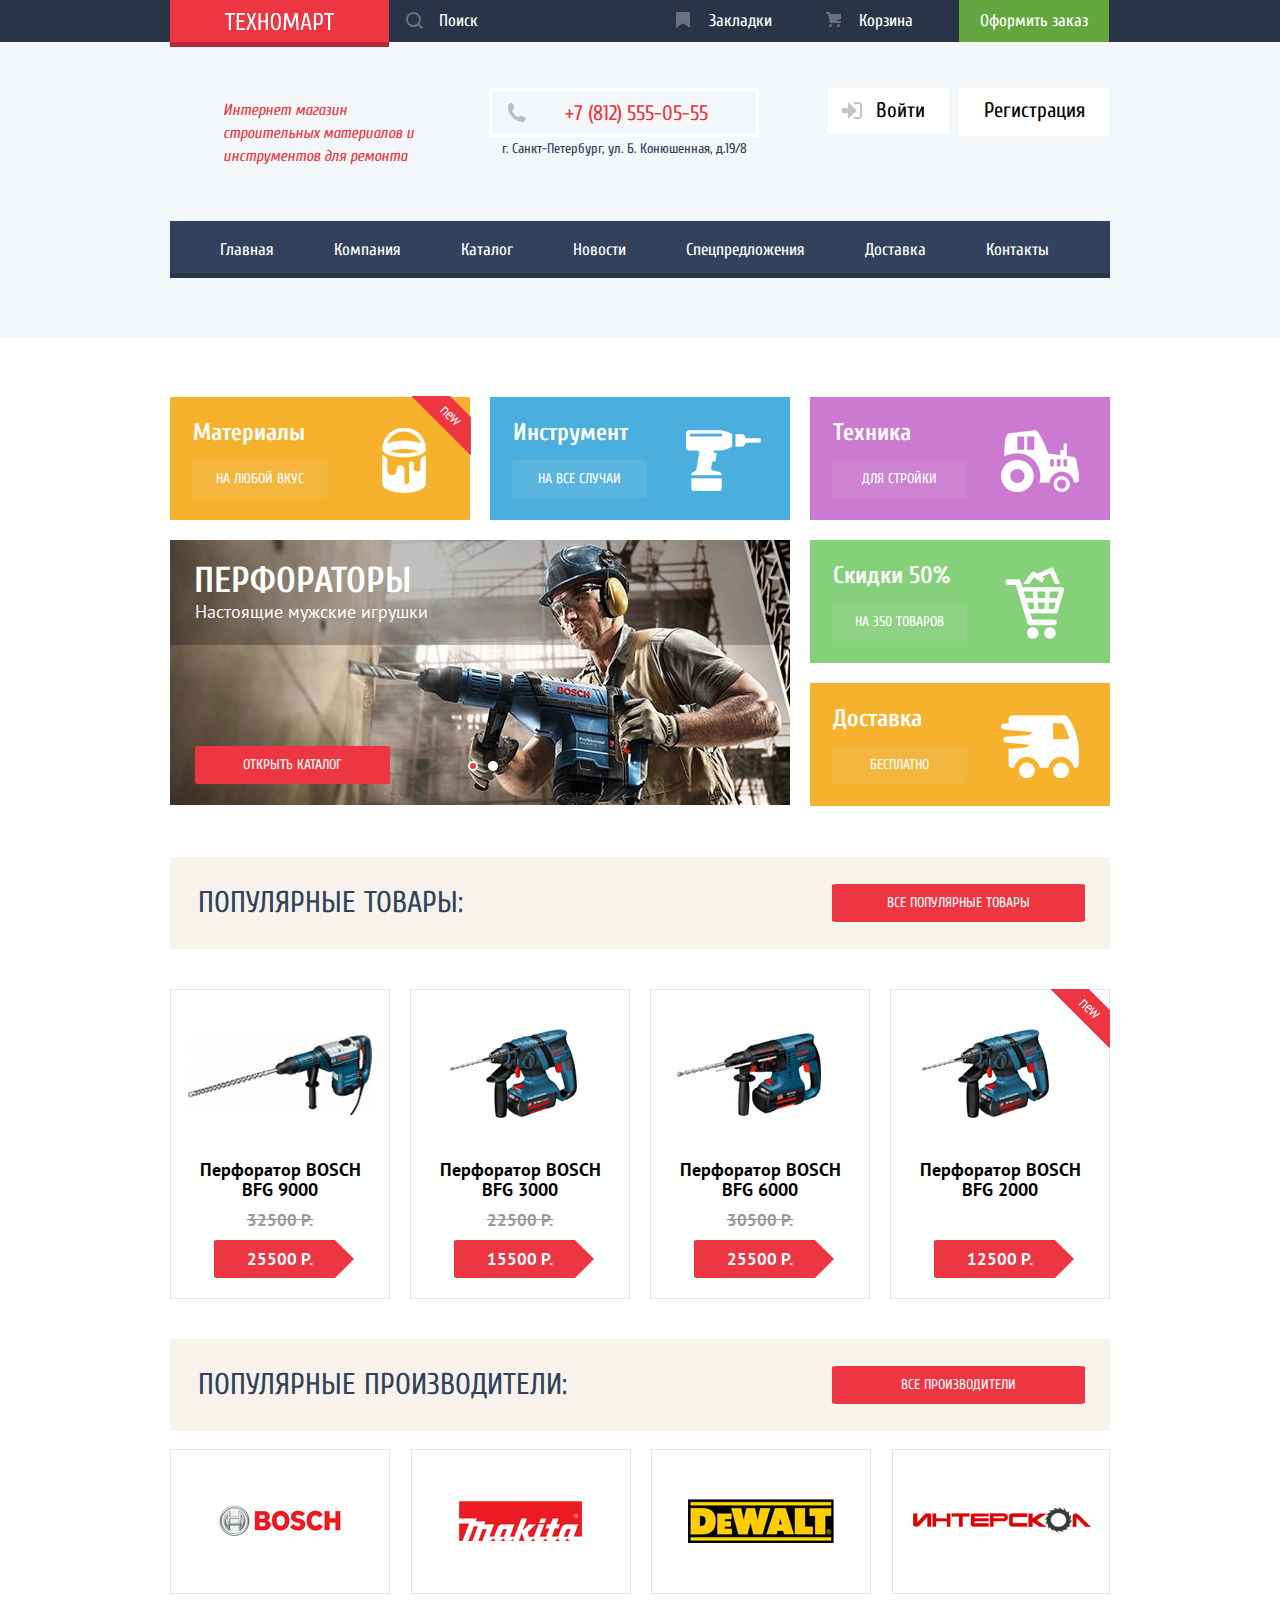
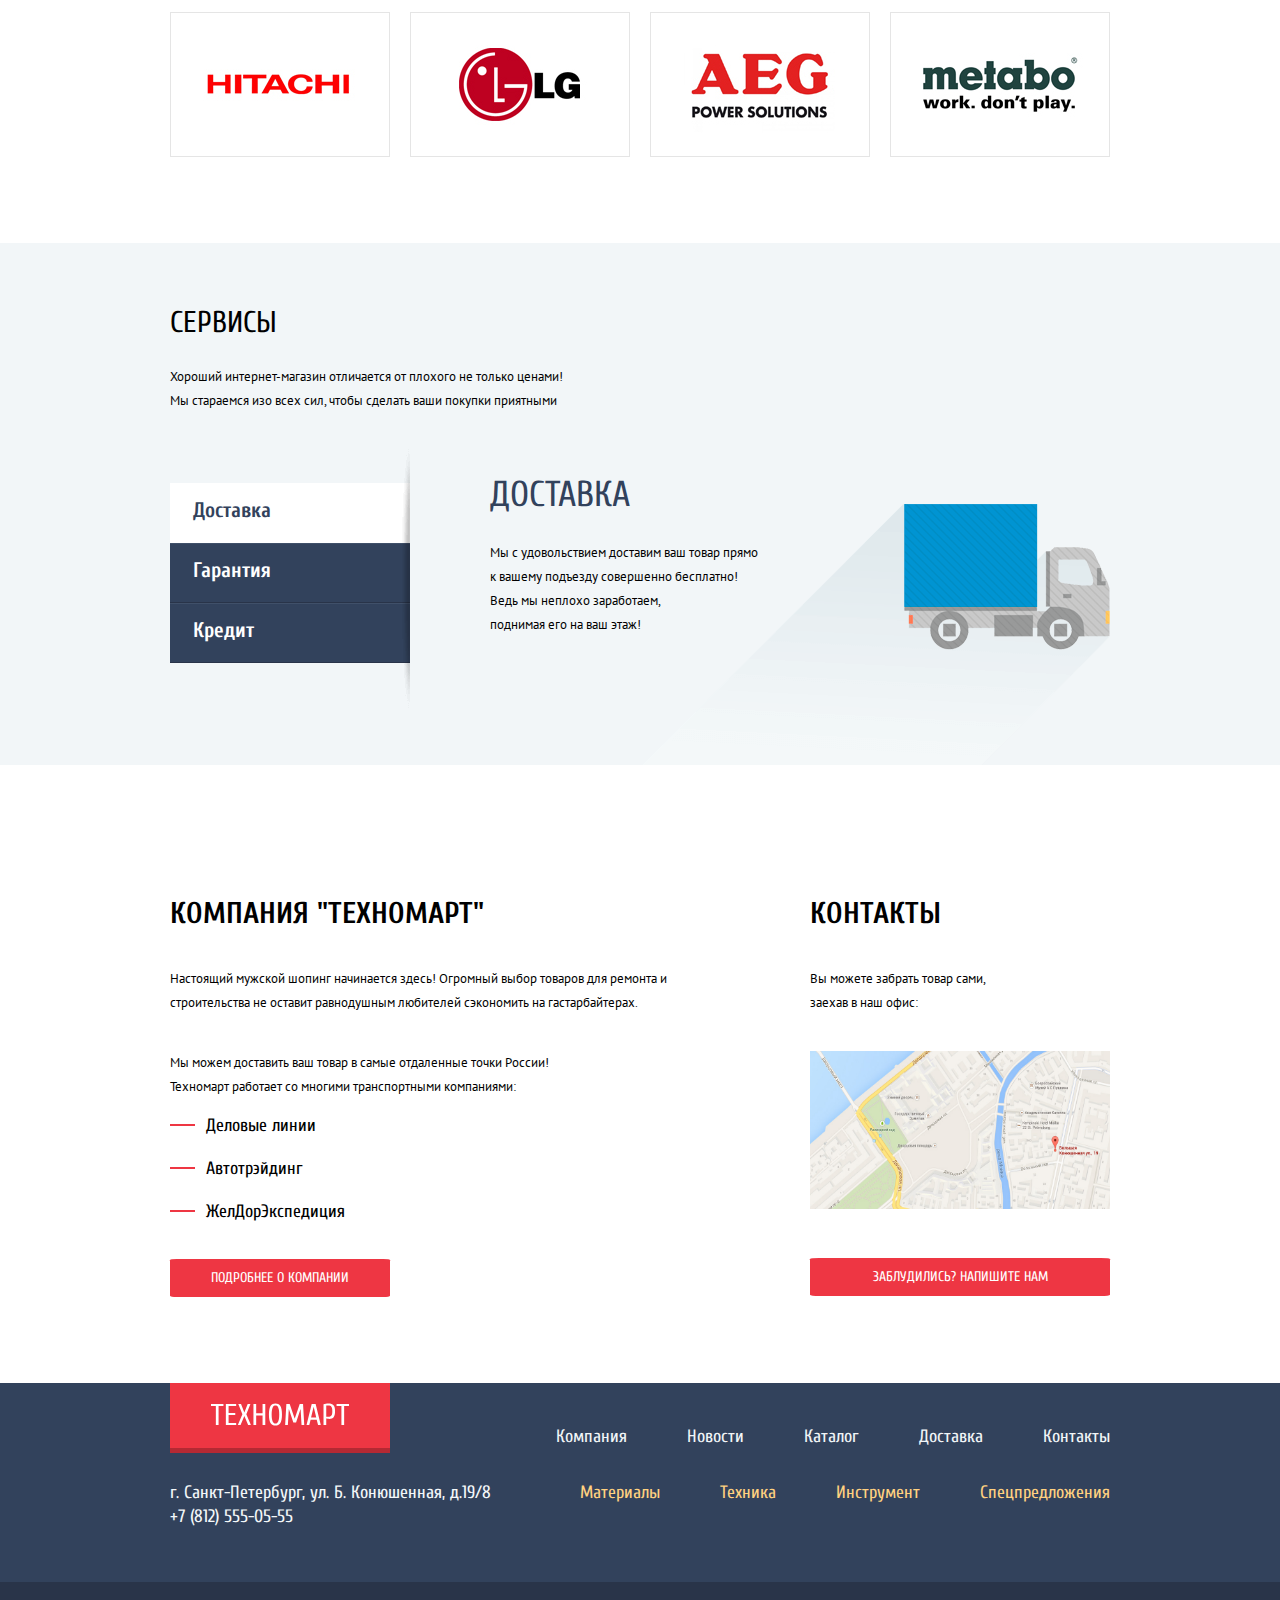
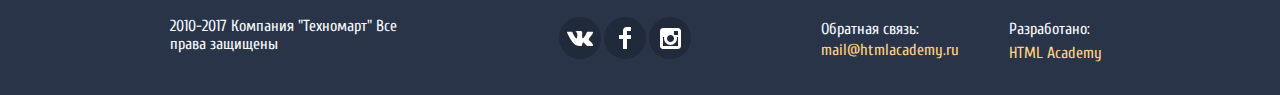
<file: public/index.html>
<!DOCTYPE html>
<html lang="ru">

<head>
  <meta charset="utf-8">
  <title>HTML Academy: Техномарт</title>
  <link href="https://fonts.googleapis.com/css?family=Cuprum:400,700&display=swap&subset=cyrillic" rel="stylesheet">
  <link href="https://fonts.googleapis.com/css?family=PT+Sans:400,700&display=swap&subset=cyrillic" rel="stylesheet">
  <link rel="stylesheet" href="css/normalize.css">
  <link rel="stylesheet" href="css/style.css">

</head>

<body>
<header class="main-header">
  <div class="main-header-top">
    <div class="container">
      <a class="main-header-logo">
        <img src="img/logo-technomart.svg" width="109" height="19" alt='Логотип интернет-магазина "Техномарт"'>
      </a>
      <p class="search-link">Поиск</p>
      <a href="#" class="bookmark-link">Закладки</a>
      <a href="#" class="basket-link">Корзина</a>
      <a href="#" class="checkout-link active">Оформить заказ</a>
    </div>
  </div>
  <div class="main-header-bottom">
    <div class="container">
      <div class="main-header-bottom-wrapper">
        <h1 class="main-header-title">Интернет магазин строительных материалов и инструментов для ремонта</h1>
        <div class="header-contacts">
          <a class="header-contacts-phone" href="tel:+78125550555">+7 (812) 555-05-55</a>
          <p class="header-contacts-address">г. Санкт-Петербург, ул. Б. Конюшенная, д.19/8</p>
        </div>
        <ul class="user-navigation">
          <li class="login-link"><a href="#">Войти</a></li>
          <li class="registration-link"><a href="#">Регистрация</a></li>
        </ul>
      </div>
      <nav class="main-navigation">
        <ul class="main-navigation-list">
          <li class="main-navigation-item"><a class="main-navigation-link" href="index.html">Главная</a></li>
          <li><a href="#">Компания</a></li>
          <li><a href="catalog.html">Каталог</a></li>
          <li><a href="#">Новости</a></li>
          <li><a href="#">Спецпредложения</a></li>
          <li><a href="#">Доставка</a></li>
          <li><a href="#">Контакты</a></li>
        </ul>
      </nav>
    </div>
  </div>
</header>
<main>
  <div class="container">
    <section class="popular-product-groups">
      <div class="promo fix">
        <div class="box material">
          <h3>материалы</h3>
          <a href="#" class="btn">на любой вкус</a>
        </div>
        <div class="box tool">
          <h3>инструмент</h3>
          <a href="#" class="btn">на все случаи</a>
        </div>
        <div class="box equipment">
          <h3>техника</h3>
          <a href="#" class="btn">для стройки</a>
        </div>
        <div class="sliders">
          <input type="radio" id="btn-1" name="slider" checked>
          <input type="radio" id="btn-2" name="slider">
          <div class="slide-control">
            <label for="btn-1"></label>
            <label for="btn-2"></label>
          </div>
          <div class="switching">
            <section class="slide">
              <h2>перфораторы</h2>
              <p>Настоящие мужские игрушки</p>
              <a href="#" class="btn">Открыть каталог</a>
            </section>
            <section class="slide">
              <h2>дрели</h2>
              <p>Соседям на радость!</p>
              <a href="#" class="btn">Открыть каталог</a>
            </section>
          </div>
        </div>
        <div class="fix-2">
          <div class="box sale">
            <h3>скидки 50%</h3>
            <a href="#" class="btn">на 350 товаров</a>
          </div>
          <div class="box delivery">
            <h3>доставка</h3>
            <a href="#" class="btn">бесплатно</a>
          </div>
        </div>
      </div>
    </section>
    <section class="popular-products">
      <div class="popular-blog">
        <h2>популярные товары:</h2>
        <a href="#" class="btn">все популярные товары</a>
      </div>
      <div class="products">
        <div class="product">
          <img src="img/picture-1.jpg" alt="Перфоратор BOSH BFG 9000" width="218" height="170">
          <h3>Перфоратор BOSCH BFG 9000</h3>
          <del class="price-old">32500 Р.</del>
          <span class="price">25500 Р.</span>
          <div class="small-popup">
            <a class="btn buy" href="#">купить</a>
            <a class="btn bookmarks" href="#">в закладки</a>
          </div>
        </div>
        <div class="product">
          <img src="img/picture-2.jpg" alt="Перфоратор BOSH BFG 3000" width="218" height="170">
          <h3>Перфоратор BOSCH BFG 3000</h3>
          <del class="price-old">22500 Р.</del>
          <span class="price">15500 Р.</span>
          <div class="small-popup">
            <a class="btn buy" href="#">купить</a>
            <a class="btn bookmarks" href="#">в закладки</a>
          </div>
        </div>
        <div class="product">
          <img src="img/picture-3.jpg" alt="Перфоратор BOSH BFG 6000" width="218" height="170">
          <h3>Перфоратор BOSCH BFG 6000</h3>
          <del class="price-old">30500 Р.</del>
          <span class="price">25500 Р.</span>
          <div class="small-popup">
            <a class="btn buy" href="#">купить</a>
            <a class="btn bookmarks" href="#">в закладки</a>
          </div>
        </div>
        <div class="product new">
          <img src="img/picture-4.jpg" alt="Перфоратор BOSH BFG 2000" width="218" height="170">
          <h3>Перфоратор BOSCH BFG 2000</h3>
          <span class="price no-discounts">12500 Р.</span>
          <div class="small-popup">
            <a class="btn buy" href="#">купить</a>
            <a class="btn bookmarks" href="#">в закладки</a>
          </div>
        </div>
      </div>
    </section>
    <section class="popular-manufacturer">
      <div class="popular-blog">
        <h2>популярные производители:</h2>
        <a href="#" class="btn">все производители</a>
      </div>
      <div class="list-manufacturer">
        <a class="brand" href="#">
          <img src="img/bosch.jpg" alt="bosch" width="218" height="143">
        </a>
        <a class="brand" href="#">
          <img src="img/makita.jpg" alt="makita" width="218" height="143">
        </a>
        <a class="brand" href="#">
          <img src="img/dewalt.jpg" alt="dewalt" width="218" height="143">
        </a>
        <a class="brand" href="#">
          <img src="img/interskol.jpg" alt="interskol" width="216" height="143">
        </a>
        <a class="brand" href="#">
          <img src="img/hitachi.jpg" alt="hitachi" width="218" height="143">
        </a>
        <a class="brand" href="#">
          <img src="img/lg.jpg" alt="lg" width="218" height="143">
        </a>
        <a class="brand" href="#">
          <img src="img/aeg.jpg" alt="aeg" width="218" height="143">
        </a>
        <a class="brand" href="#">
          <img src="img/metabo.jpg" alt="metabo" width="218" height="143">
        </a>
      </div>
    </section>
  </div>
  <section class="service">
    <div class="container">
      <h2>сервисы</h2>
      <p class="about-service">Хороший интернет-магазин отличается от плохого не только ценами!
        Мы стараемся изо всех сил, чтобы сделать ваши покупки приятными</p>
      <div class="service-information">
        <div class="service-navigation">
          <input type="radio" id="button-1" name="navigation" checked>
          <input type="radio" id="button-2" name="navigation">
          <input type="radio" id="button-3" name="navigation">
          <label for="button-1">доставка</label>
          <label for="button-2">гарантия</label>
          <label for="button-3">кредит</label>
          <div class="slider">
            <section class="service-content">
              <h3>доставка</h3>
              <p class="delivery-slide">Мы с удовольствием доставим ваш товар прямо
                к вашему подъезду совершенно бесплатно!
                Ведь мы неплохо заработаем,</br>
                поднимая его на ваш этаж!</p>
            </section>
            <section class="service-content">
              <h3>гарантия</h3>
              <p class="guarantee">Если купленный у нас товар поломается или заискрит,<br>
                а также в случае пожара, спровоцированного его возгаранием,<br>
                вы всегда можете быть уверены в нашей гарантии. Мы обменяем
                сгоревший товар на новый.</br>
                Дом уж восстановите как-нибудь сами.</p>
            </section>
            <section class="service-content">
              <h3>кредит</h3>
              <p class="credit">Залезть в долговую яму стало проще!
                Кредитные консультанты придут вам на помощь.</p>
              <a class="btn" href="#">отправить заявку</a>
            </section>
          </div>
        </div>
      </div>
    </div>
  </section>
  <section class="company-info container">
    <div class="company-info-description">
      <h2>Компания "Техномарт"</h2>
      <p class="company-info-text left-column">
        Настоящий мужской шопинг начинается здесь! Огромный выбор товаров для ремонта и
        строительства не оставит равнодушным любителей сэкономить на гастарбайтерах.
      </p>
      <p class="company-info-text company-info-text-delivery">
        Мы можем доставить ваш товар в самые отдаленные точки России!
        Техномарт работает со многими транспортными компаниями:
      </p>
      <ul class="partners-list">
        <li>Деловые линии</li>
        <li>Автотрэйдинг</li>
        <li>ЖелДорЭкспедиция</li>
      </ul>
      <a class="btn" href="#">Подробнее о компании</a>
    </div>
    <div class="company-info-contacts">
      <h2>Контакты</h2>
      <p class="company-info-text right-column">
        Вы можете забрать товар сами,
        заехав в наш офис:
      </p>
      <p class="contacts-map">
        <button class="button-close visually-hidden" type="button"><span>Закрыть</span></button>
        <img src="img/map.jpg" width="300" height="158" alt="Офис магазина по адресу Большая Конюшенная ул., 19">
      </p>
      <a class="btn" href="#">Заблудились? Напишите нам</a>
    </div>
  </section>
</main>
<footer class="main-footer">
  <div class="main-footer-top">
    <div class="container">
      <div class="main-footer-top-wrapper">
        <a class="main-footer-logo">
          <img src="img/logo-technomart.svg" width="138" height="23" alt='Логотип интернет-магазина "Техномарт"'>
        </a>
        <ul class="footer-navigation">
          <li><a href="#">Компания</a></li>
          <li><a href="#">Новости</a></li>
          <li><a href="#">Каталог</a></li>
          <li><a href="#">Доставка</a></li>
          <li><a href="#">Контакты</a></li>
        </ul>
      </div>

      <div class="footer-contacts-wrapper">
        <div class="footer-contacts">
          <p class="footer-contacts-address">г. Санкт-Петербург, ул. Б. Конюшенная, д.19/8</p>
          <a class="footer-contacts-phone" href="tel:+78125550555">+7 (812) 555-05-55</a>
        </div>
        <ul class="catalog-groups">
          <li><a href="#">Материалы</a></li>
          <li><a href="#">Техника</a></li>
          <li><a href="#">Инструмент</a></li>
          <li><a href="#">Спецпредложения</a></li>
        </ul>
      </div>
    </div>
  </div>
  <div class="main-footer-bottom">
    <div class="container">
      <p class="footer-license">
        2010-2017 Компания "Техномарт"
        Все права защищены
      </p>
      <div class="footer-social">
        <ul class="footer-social-list">
          <li><a class="social-button" href="#">
            <span class="visually-hidden">Вконтакте</span>
            <svg xmlns="http://www.w3.org/2000/svg" width="26" height="15" viewBox="0 0 26 15">
              <path fill="#FFF"
                    d="M16.138 11.51c.956-.309 2.18 2.04 3.483 2.939.978.681 1.727.534 1.727.534l3.473-.05s1.815-.112.957-1.554c-.071-.12-.503-1.069-2.585-3.022-2.177-2.043-1.882-1.712.739-5.244 1.597-2.153 2.236-3.468 2.036-4.028-.192-.539-1.365-.399-1.365-.399L20.69.713c-.381.001-.704.119-.851.515-.003.004-.621 1.666-1.445 3.079-1.741 2.989-2.436 3.148-2.724 2.961-.661-.433-.494-1.737-.494-2.664 0-2.897.432-4.105-.846-4.417-.427-.104-.739-.172-1.828-.182-1.392-.021-2.574 0-3.244.329-.445.223-.786.712-.579.74.26.035.843.16 1.155.586.401.552.389 1.789.389 1.789s.229 3.411-.54 3.834c-.528.29-1.25-.302-2.803-3.016-.793-1.388-1.392-2.922-1.392-2.922s-.116-.285-.326-.441c-.25-.185-.6-.244-.6-.244L.848.684S.29.7.085.946c-.182.218-.015.668-.015.668s2.909 6.881 6.203 10.347c3.02 3.182 6.452 2.971 6.452 2.971h1.555s.469-.054.709-.312c.224-.24.214-.691.214-.691s-.031-2.109.935-2.419z"/>
            </svg>
          </a></li>
          <li><a class="social-button" href="#">
            <span class="visually-hidden">Фейсбук</span>
            <svg xmlns="http://www.w3.org/2000/svg" width="12" height="22" viewBox="0 0 12 22">
              <path fill="#FFF" d="M12 4V0H8a4 4 0 0 0-4 4v4H0v4h4v10h4V12h4V8H8V4h4z"/>
            </svg>
          </a></li>
          <li><a class="social-button" href="#">
            <span class="visually-hidden">Инстаграм</span>
            <svg xmlns="http://www.w3.org/2000/svg" width="21" height="21" viewBox="0 0 21 21">
              <path fill="#FFF"
                    d="M18 0H3C1.35 0 0 1.35 0 3v15c0 1.65 1.35 3 3 3h15c1.65 0 3-1.35 3-3V3c0-1.65-1.35-3-3-3zm-7.5 7c1.93 0 3.5 1.57 3.5 3.5S12.43 14 10.5 14 7 12.43 7 10.5 8.57 7 10.5 7zM18 18H3V9h1.181A6.504 6.504 0 0 0 4 10.5a6.5 6.5 0 1 0 13 0 6.45 6.45 0 0 0-.181-1.5H18v9zm0-11h-4V3h4v4z"/>
            </svg>
          </a></li>
        </ul>
      </div>
      <p class="footer-feedback">
        <span>Обратная связь:</span>
        <a class="button" href="mail@htmlacademy.ru">mail@htmlacademy.ru</a>
      </p>
      <p class="footer-copyright">
        <span>Разработано:</span>
        <a class="button" href="https://htmlacademy.ru">HTML Academy</a>
      </p>
    </div>
  </div>
</footer>
<div class="modal modal-write-us" style="display: none">
  <form class="modal-write-us-form" action="#" method="post">
    <button class="modal-close" type="button"><span class="visually-hidden">Закрыть</span></button>
    <div class="modal-write-us-content">
      <p class="modal-write-us-contacts">
        <label>Ваше имя
          <input type="text" name="name" placeholder="Имя Фамилия">
        </label>
        <label>Ваше e-mail
          <input type="text" name="email" placeholder="email@example.com">
        </label>
      </p>
      <p class="modal-write-us-text">
        <label>Текст письма:
          <textarea name="text" placeholder="В свободной форме"></textarea>
        </label>
      </p>
    </div>
    <div class="modal-write-us-footer">
      <button class="btn button" type="submit">Отправить</button>
    </div>
  </form>
</div>
<div class="modal modal-map" style="display: none">
  <h2 class="visually-hidden">Как до нас добраться</h2>
  <p><img src="img/map.jpg" width="940" height="446" alt="Офис магазина по адресу Большая Конюшенная ул., 19"></p>
  <button class="modal-close" type="button">Закрыть</button>
</div>
</body>

</html>
</file>
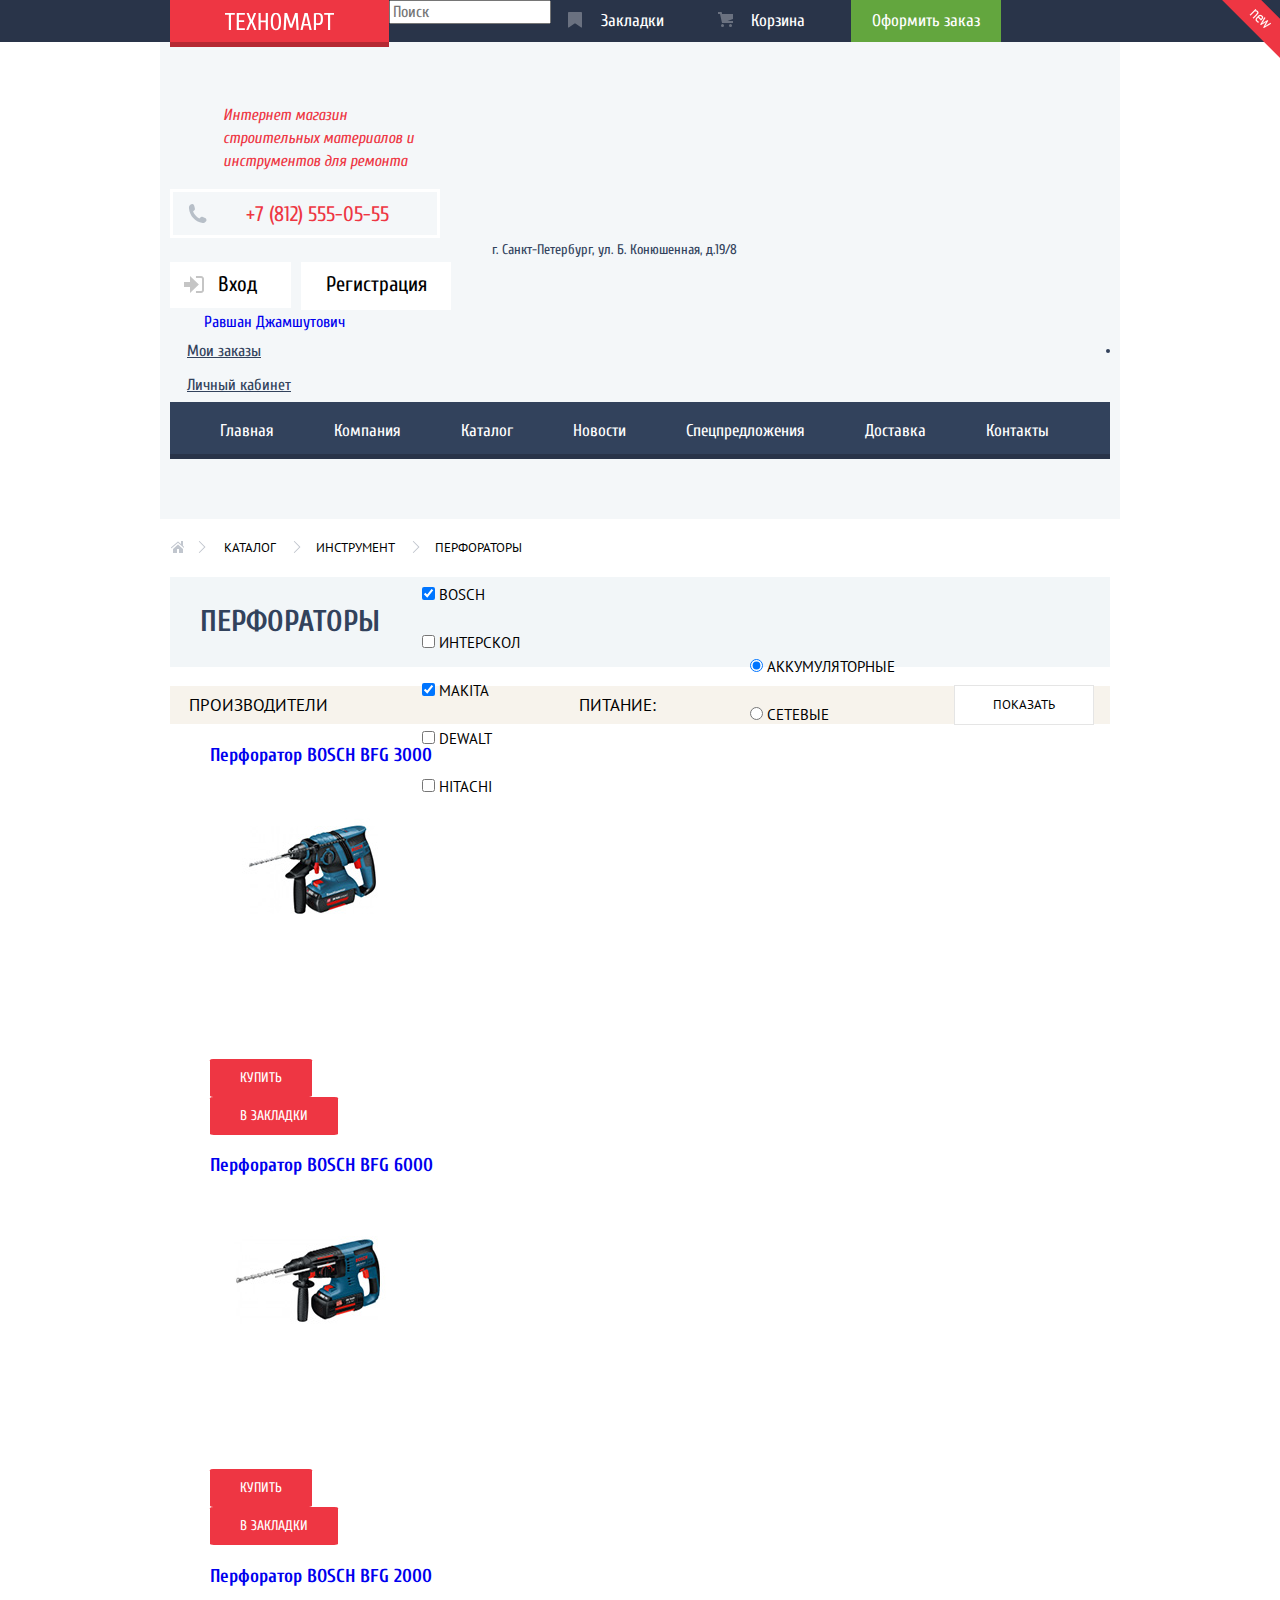
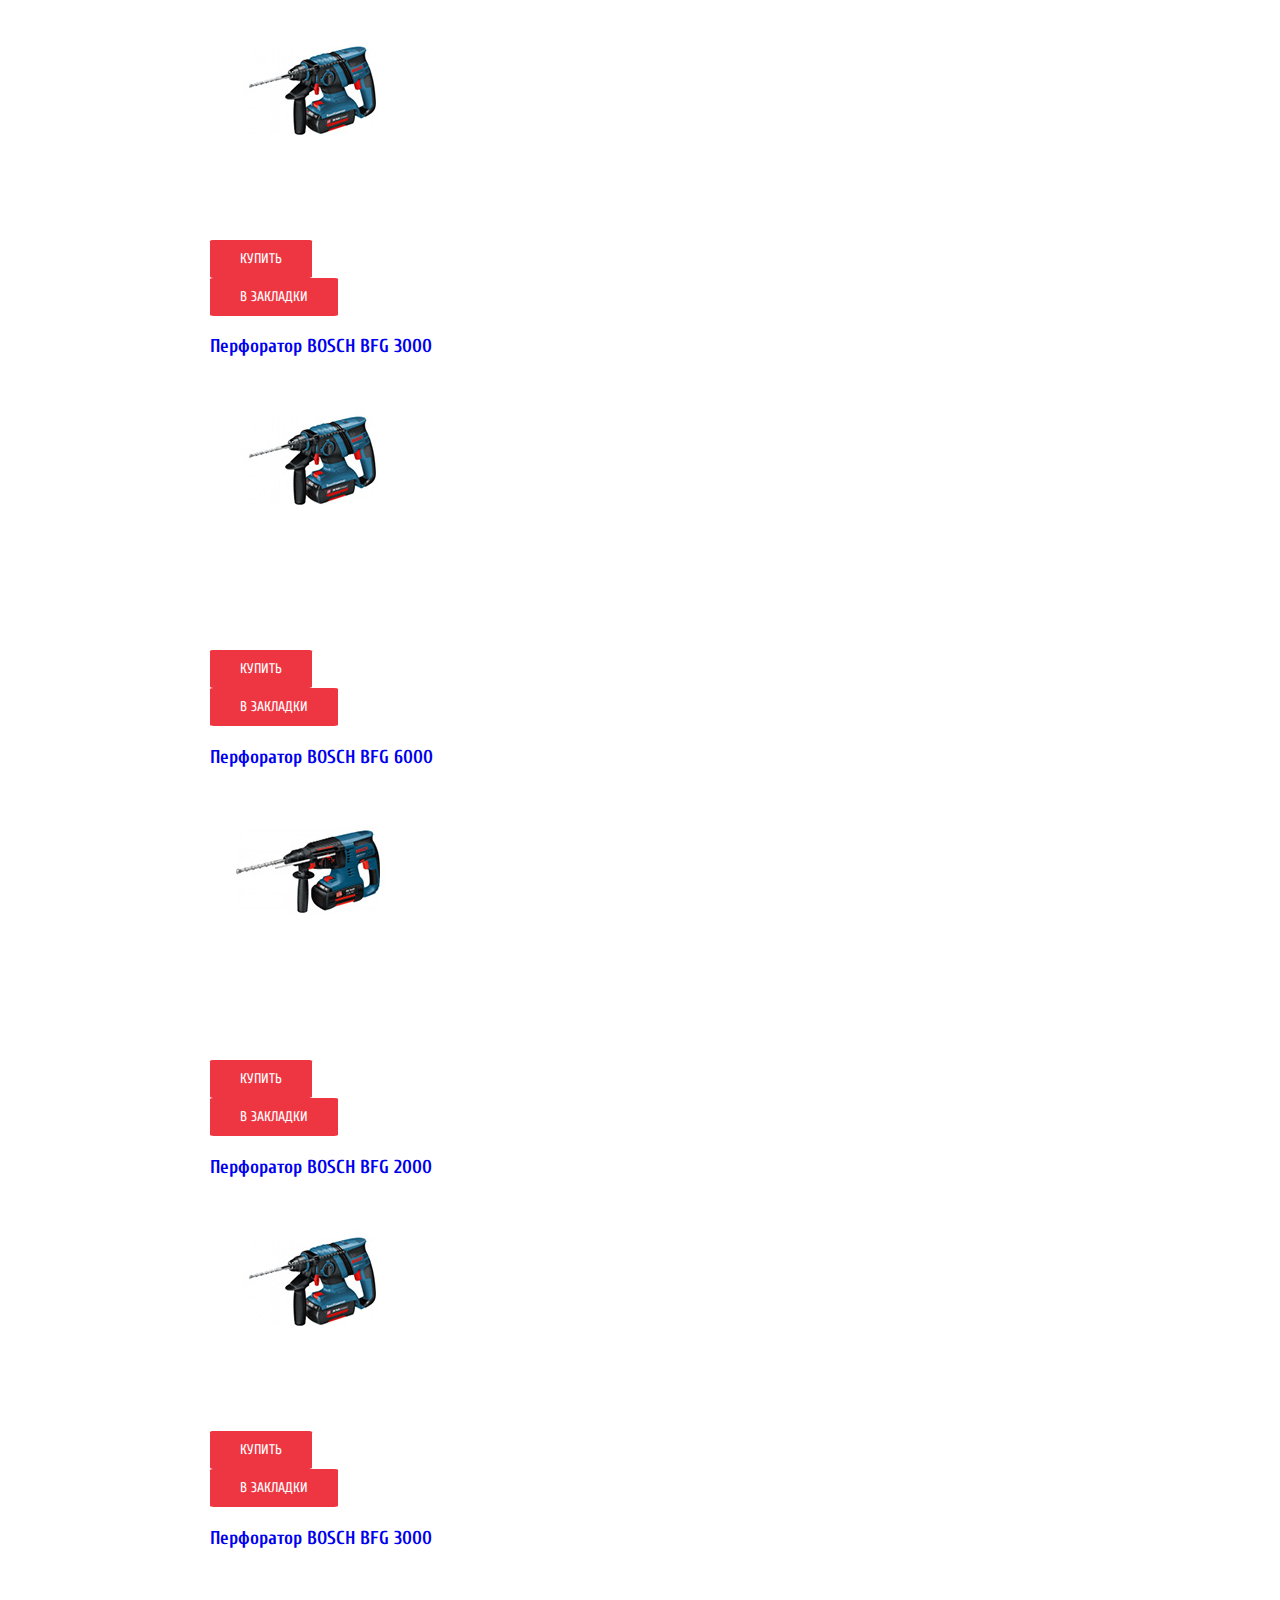
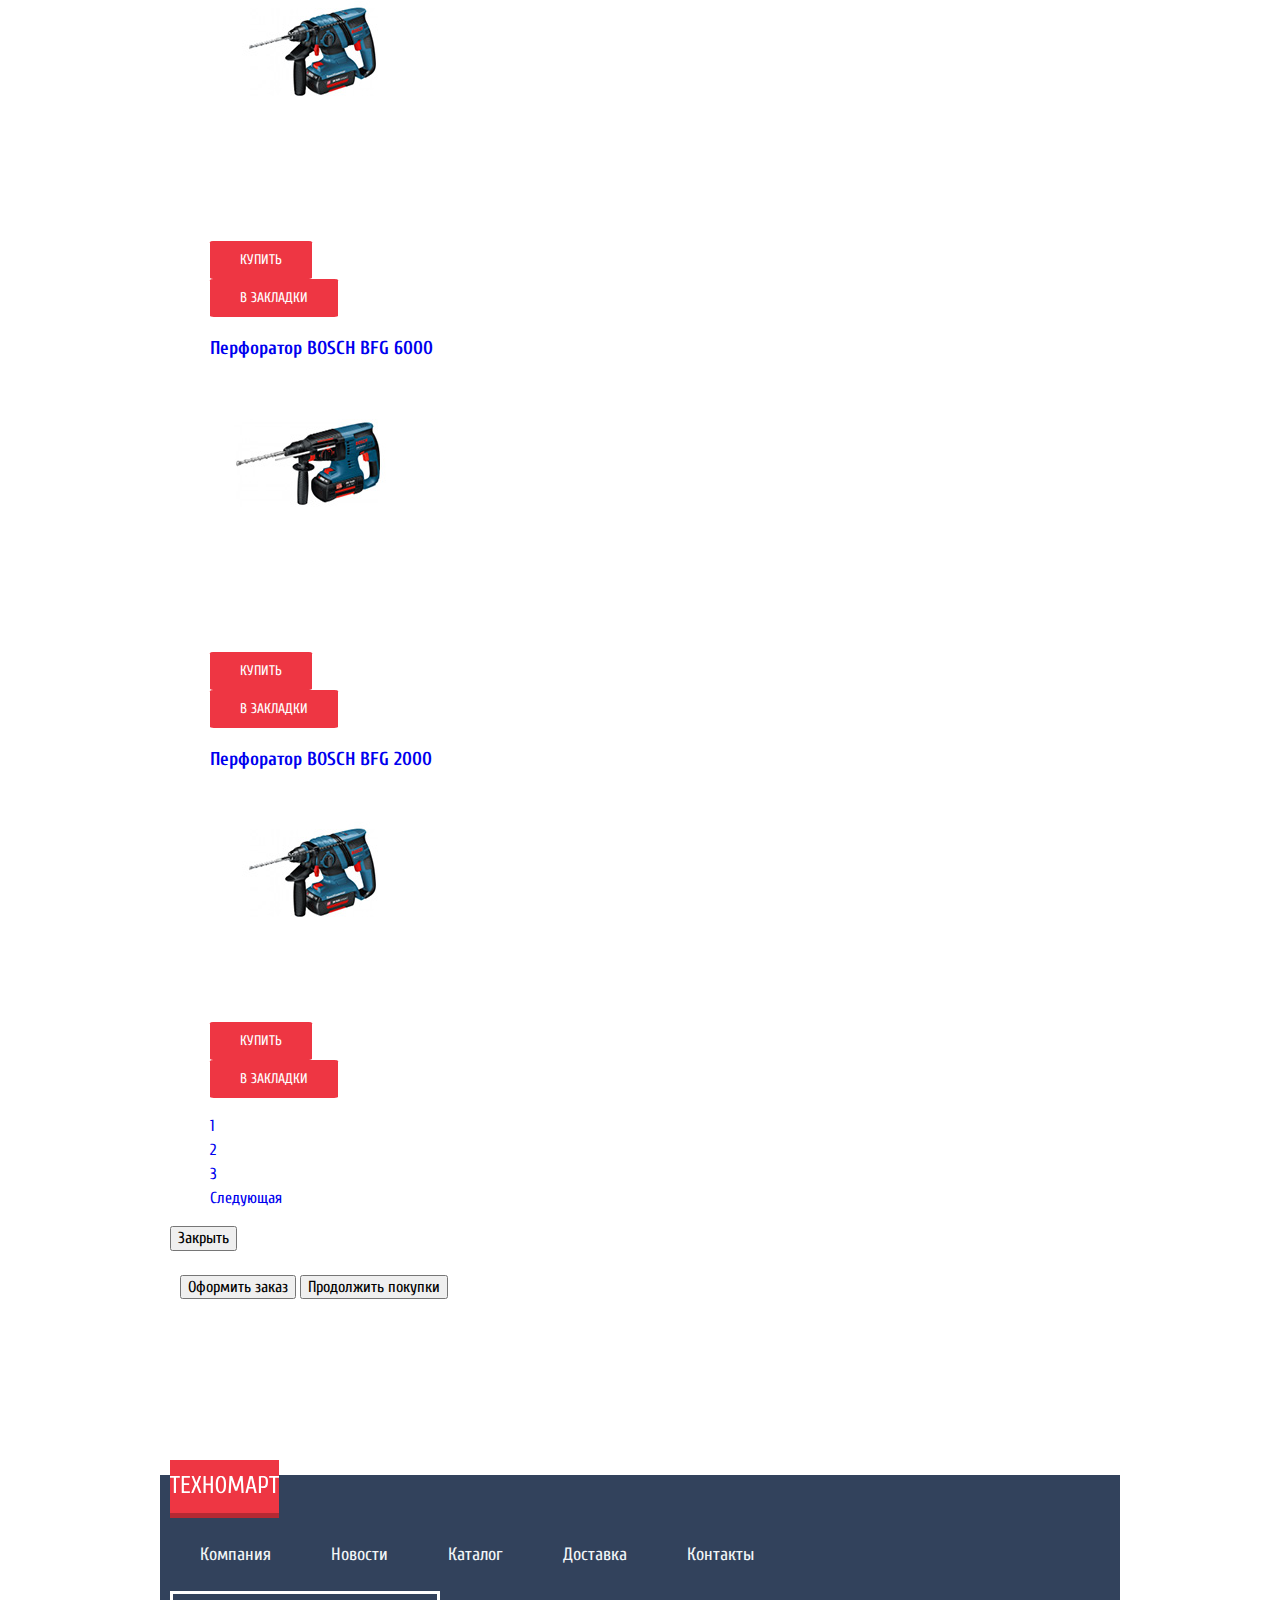
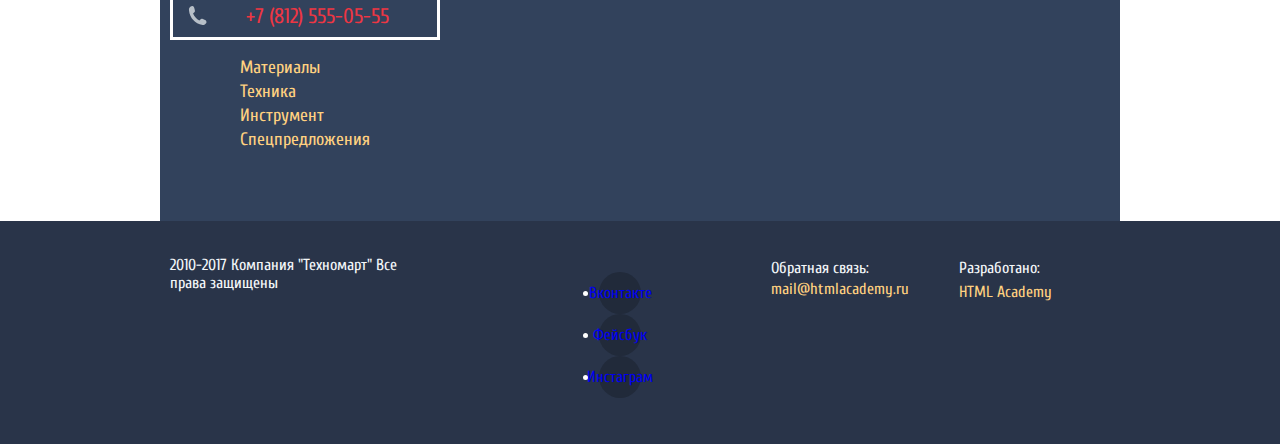
<file: catalog.html>
<!DOCTYPE html>
<html lang="ru">

<head>
  <meta charset="utf-8" />
  <title>HTML Academy: Техномарт</title>
  <link href="https://fonts.googleapis.com/css?family=Cuprum:400,700|PT+Sans:400,700&display=swap&subset=cyrillic"
    rel="stylesheet">
  <link rel="stylesheet" href="css/normalize.css">
  <link rel="stylesheet" href="css/style.css">
</head>

<body class="inner-page">
  <header class="main-header">
    <div class="main-header-top">
      <div class="container">
        <a class="main-header-logo">
          <img src="img/logo-technomart.svg" width="109" height="19" alt='Логотип интернет-магазина "Техномарт"' />
        </a>
        <div class="header-search">
          <form class="header-search-form" action="#" method="get">
            <input type="text" name="search" placeholder="Поиск">
          </form>
        </div>
        <a href="#" class="bookmark-link">Закладки</a>
        <a href="#" class="basket-link">Корзина</a>
        <a href="#" class="checkout-link">Оформить заказ</a>
      </div>
    </div>
    <div class="main-header-bottom container">
      <p class="main-header-title">
        Интернет магазин строительных материалов и инструментов для ремонта
      </p>
      <div class="header-contacts">
        <a href="tel:+78125550555" class="header-contacts-phone">+7 (812) 555-05-55</a>
        <p class="header-contacts-address">
          г. Санкт-Петербург, ул. Б. Конюшенная, д.19/8
        </p>
      </div>
      <ul class="user-navigation">
        <li class="login-link"><a href="#">Вход</a></li>
        <li class="registration-link"><a href="#">Регистрация</a></li>
      </ul>
      <div class="header-user-info">
        <div class="header-user-name">
          <a href="#" class="exit-link">Равшан Джамшутович</a>
        </div>
        <a href="#" class="orders-link">Мои заказы</a>
        <a href="#" class="privet-area-link">Личный кабинет</a>
      </div>
      <nav class="main-navigation">
        <ul class="main-navigation-list">
          <li class="main-navigation-item">
            <a class="main-navigation-link" href="index.html">Главная</a>
          </li>
          <li><a href="#">Компания</a></li>
          <li><a href="#">Каталог</a></li>
          <li><a href="#">Новости</a></li>
          <li><a href="#">Спецпредложения</a></li>
          <li><a href="#">Доставка</a></li>
          <li><a href="#">Контакты</a></li>
        </ul>
      </nav>
    </div>
  </header>
  <main>
    <div class="container">
      <h1 class="visually-hidden">Каталог товаров</h1>
      <ul class="breadcrumbs">
        <li><a href="#">Каталог</a></li>
        <li><a href="#">Инструмент</a></li>
        <li class="breadcrumbs-current">Перфораторы</li>
      </ul>
      <div class="catalog-title">
        <h2>Перфораторы</h2>
      </div>
      <section class="filters">
        <h2 class="visually-hidden">Фильтр товаров</h2>
        <form class="filter" action="http://echo.htmlacademy.ru" method="get">
          <h3>Производители</h3>
          <ul>
            <li class="filter-option">
              <label>
                <input type="checkbox" class="filter-input" name="Bosch" checked>
                Bosch
              </label>
            </li>
            <li class="filter-option">
              <label>
                <input type="checkbox" class="filter-input" name="Интерскол">
                Интерскол
              </label>
            </li>
            <li class="filter-option">
              <label>
                <input type="checkbox" class="filter-input" name="Makita" checked>
                Makita
              </label>
            </li>
            <li class="filter-option">
              <label>
                <input type="checkbox" class="filter-input" name="Dewalt">
                Dewalt
              </label>
            </li>
            <li class="filter-option">
              <label>
                <input type="checkbox" class="filter-input" name="Hitachi">
                Hitachi
              </label>
            </li>
          </ul>
          <h3>Питание:</h3>
          <ul>
            <li class="filter-option">
              <label>
                <input type="radio" class="filter-input" name="type-battery" value="Аккумуляторные" checked>
                Аккумуляторные
              </label>
            </li>
            <li class="filter-option">
              <label>
                <input type="radio" class="filter-input" name="type-battery" value="Сетевые">
                Сетевые
              </label>
            </li>
          </ul>
          <button type="submit" class="filter-button">Показать</button>
        </form>
      </section>
      <section class="catalog">
        <h2 class="visually-hidden">Каталог товаров</h2>
        <ul class="catalog-list">
          <li class="catalog-item">
            <h3 class="catalog-item-title"><a href="catalog-item-link">Перфоратор BOSCH BFG 3000</a></h3>
            <div class="catalog-item-img">
              <img src="img/item-1.jpg" width="218" height="170" alt="Перфоратор BOSCH BFG 3000" />
            </div>
            <p class="catalog-item-old-price">22500 Р.</p>
            <div class="catalog-item-price">
              <p>15500 Р.</p>
            </div>
            <div class="catalog-item-actions">
              <button class="btn btn-action-buy">Купить</button>
              <button class="btn btn-action-bookmark">В закладки</button>
            </div>
          </li>
          <li class="catalog-item">
            <h3 class="catalog-item-title"><a href="catalog-item-link">Перфоратор BOSCH BFG 6000</a></h3>
            <div class="catalog-item-img">
              <img src="img/item-2.jpg" width="218" height="170" alt="Перфоратор BOSCH BFG 6000" />
            </div>
            <p class="catalog-item-old-price">30500 Р.</p>
            <p class="catalog-item-price">25500 Р.</p>
            <div class="catalog-item-actions">
              <button class="btn btn-action-buy">Купить</button>
              <button class="btn btn-action-bookmark">В закладки</button>
            </div>
          </li>
          <li class="catalog-item new">
            <h3 class="catalog-item-title"><a href="catalog-item-link">Перфоратор BOSCH BFG 2000</a></h3>
            <div class="catalog-item-img">
              <img src="img/item-6.jpg" width="218" height="170" alt="Перфоратор BOSCH BFG 2000" />
            </div>
            <p class="catalog-item-old-price"></p>
            <p class="catalog-item-price">12500 Р.</p>
            <div class="catalog-item-actions">
              <button class="btn btn-action-buy">Купить</button>
              <button class="btn btn-action-bookmark">В закладки</button>
            </div>
          </li>
          <li class="catalog-item">
            <h3 class="catalog-item-title"><a href="catalog-item-link">Перфоратор BOSCH BFG 3000</a></h3>
            <div class="catalog-item-img">
              <img src="img/item-4.jpg" width="218" height="170" alt="Перфоратор BOSCH BFG 3000" />
            </div>
            <p class="catalog-item-old-price">22500 Р.</p>
            <p class="catalog-item-price">15500 Р.</p>
            <div class="catalog-item-actions">
              <button class="btn btn-action-buy">Купить</button>
              <button class="btn btn-action-bookmark">В закладки</button>
            </div>
          </li>
          <li class="catalog-item new">
            <h3 class="catalog-item-title"><a href="catalog-item-link">Перфоратор BOSCH BFG 6000</a></h3>
            <div class="catalog-item-img">
              <img src="img/item-5.jpg" width="218" height="170" alt="Перфоратор BOSCH BFG 6000" />
            </div>
            <p class="catalog-item-old-price">30500 Р.</p>
            <p class="catalog-item-price">25500 Р.</p>
            <div class="catalog-item-actions">
              <button class="btn btn-action-buy">Купить</button>
              <button class="btn btn-action-bookmark">В закладки</button>
            </div>
          </li>
          <li class="catalog-item">
            <h3 class="catalog-item-title"><a href="catalog-item-link">Перфоратор BOSCH BFG 2000</a></h3>
            <div class="catalog-item-img">
              <img src="img/item-6.jpg" width="218" height="170" alt="Перфоратор BOSCH BFG 2000" />
            </div>
            <p class="catalog-item-old-price"></p>
            <p class="catalog-item-price">12500 Р.</p>
            <div class="catalog-item-actions">
              <button class="btn btn-action-buy">Купить</button>
              <button class="btn btn-action-bookmark">В закладки</button>
            </div>
          </li>
          <li class="catalog-item new">
            <h3 class="catalog-item-title"><a href="catalog-item-link">Перфоратор BOSCH BFG 3000</a></h3>
            <div class="catalog-item-img">
              <img src="img/item-7.jpg" width="218" height="170" alt="Перфоратор BOSCH BFG 3000" />
            </div>
            <p class="catalog-item-old-price">22500 Р.</p>
            <p class="catalog-item-price">15500 Р.</p>
            <div class="catalog-item-actions">
              <button class="btn btn-action-buy">Купить</button>
              <button class="btn btn-action-bookmark">В закладки</button>
            </div>
          </li>
          <li class="catalog-item">
            <h3 class="catalog-item-title"><a href="catalog-item-link">Перфоратор BOSCH BFG 6000</a></h3>
            <div class="catalog-item-img">
              <img src="img/item-8.jpg" width="218" height="170" alt="Перфоратор BOSCH BFG 6000" />
            </div>
            <p class="catalog-item-old-price">30500 Р.</p>
            <p class="catalog-item-price">25500 Р.</p>
            <div class="catalog-item-actions">
              <button class="btn btn-action-buy">Купить</button>
              <button class="btn btn-action-bookmark">В закладки</button>
            </div>
          </li>
          <li class="catalog-item">
            <h3 class="catalog-item-title"><a href="catalog-item-link">Перфоратор BOSCH BFG 2000</a></h3>
            <div class="catalog-item-img">
              <img src="img/item-9.jpg" width="218" height="170" alt="Перфоратор BOSCH BFG 2000" />
            </div>
            <p class="catalog-item-old-price"></p>
            <p class="catalog-item-price">12500 Р.</p>
            <div class="catalog-item-actions">
              <button class="btn btn-action-buy">Купить</button>
              <button class="btn btn-action-bookmark">В закладки</button>
            </div>
          </li>
        </ul>
        <ul class="pagination-list">
          <li class="pagination-item pagination-item-current">
            <a href="#">1</a>
          </li>
          <li class="pagination-item"><a href="#">2</a></li>
          <li class="pagination-item"><a href="#">3</a></li>
          <li class="pagination-next"><a href="#">Следующая</a></li>
        </ul>
        <form class="bucket-add-form" action="#" method="post">
          <button class="button-close" type="button"><span class="vissually-hidden">Закрыть</span></button>
          <p class="icon-success container">Товар добавлен в корзину!</p>
          <div class="bucket-add-footer">
            <div class="container">
              <button class="button-order" type="submit">Оформить заказ</button>
              <button class="button" type="button">Продолжить покупки</button>
            </div>
          </div>
        </form>
      </section>
    </div>
    <section class="catalog-group-description">
      <div class="container">
        <h2 class="catalog-group-description-title">
          Пара слов о перфораторах
        </h2>
        <p class="catalog-group-description-text">
          Перфоратор — универсальный строительный инструмент. Предназначен для
          сверления и долбления отверстий в кирпиче, бетоне и камне.
          Существуют электромеханические и пневматические перфораторы.
          Современные модели могут выполнять функции дрели, шуруповерта и
          отбойного молотка. В ассортиментном ряду есть выбор
          «трехрежимников»: в одном устройстве будут совмещены отбойный
          молоток и ударная дрель.
        </p>
      </div>
    </section>
  </main>
  <footer class="main-footer">
    <div class="main-footer-top container">
      <a class="main-footer-logo">
        <img src="img/logo-technomart.svg" width="109" height="19" alt='Логотип интернет-магазина "Техномарт"' />
      </a>
      <ul class="footer-navigation">
        <li><a href="#">Компания</a></li>
        <li><a href="#">Новости</a></li>
        <li><a href="#">Каталог</a></li>
        <li><a href="#">Доставка</a></li>
        <li><a href="#">Контакты</a></li>
      </ul>
      <div class="footer-contacts">
        <p class="header-contacts-address">
          г. Санкт-Петербург, ул. Б. Конюшенная, д.19/8
        </p>
        <a href="tel:+78125550555" class="header-contacts-phone">+7 (812) 555-05-55</a>
      </div>
      <ul class="catalog-groups">
        <li><a href="#">Материалы</a></li>
        <li><a href="#">Техника</a></li>
        <li><a href="#">Инструмент</a></li>
        <li><a href="#">Спецпредложения</a></li>
      </ul>
    </div>
    <div class="main-footer-bottom">
      <div class="container">
        <p class="footer-license">
          2010-2017 Компания "Техномарт" Все права защищены
        </p>
        <div class="footer-social">
          <ul>
            <li><a class="social-button" href="#"><span class="vissually-hidden">Вконтакте</span></a></li>
            <li><a class="social-button" href="#"><span class="vissually-hidden">Фейсбук</span></a></li>
            <li><a class="social-button" href="#"><span class="vissually-hidden">Инстаграм</span></a></li>
          </ul>
        </div>
        <p class="footer-feedback">
          <span>Обратная связь:</span>
          <a class="button" href="mail@htmlacademy.ru">mail@htmlacademy.ru</a>
        </p>
        <p class="footer-copyright">
          <span>Разработано:</span>
          <a class="button" href="https://htmlacademy.ru">HTML Academy</a>
        </p>
      </div>
    </div>
  </footer>
</body>

</html>
</file>
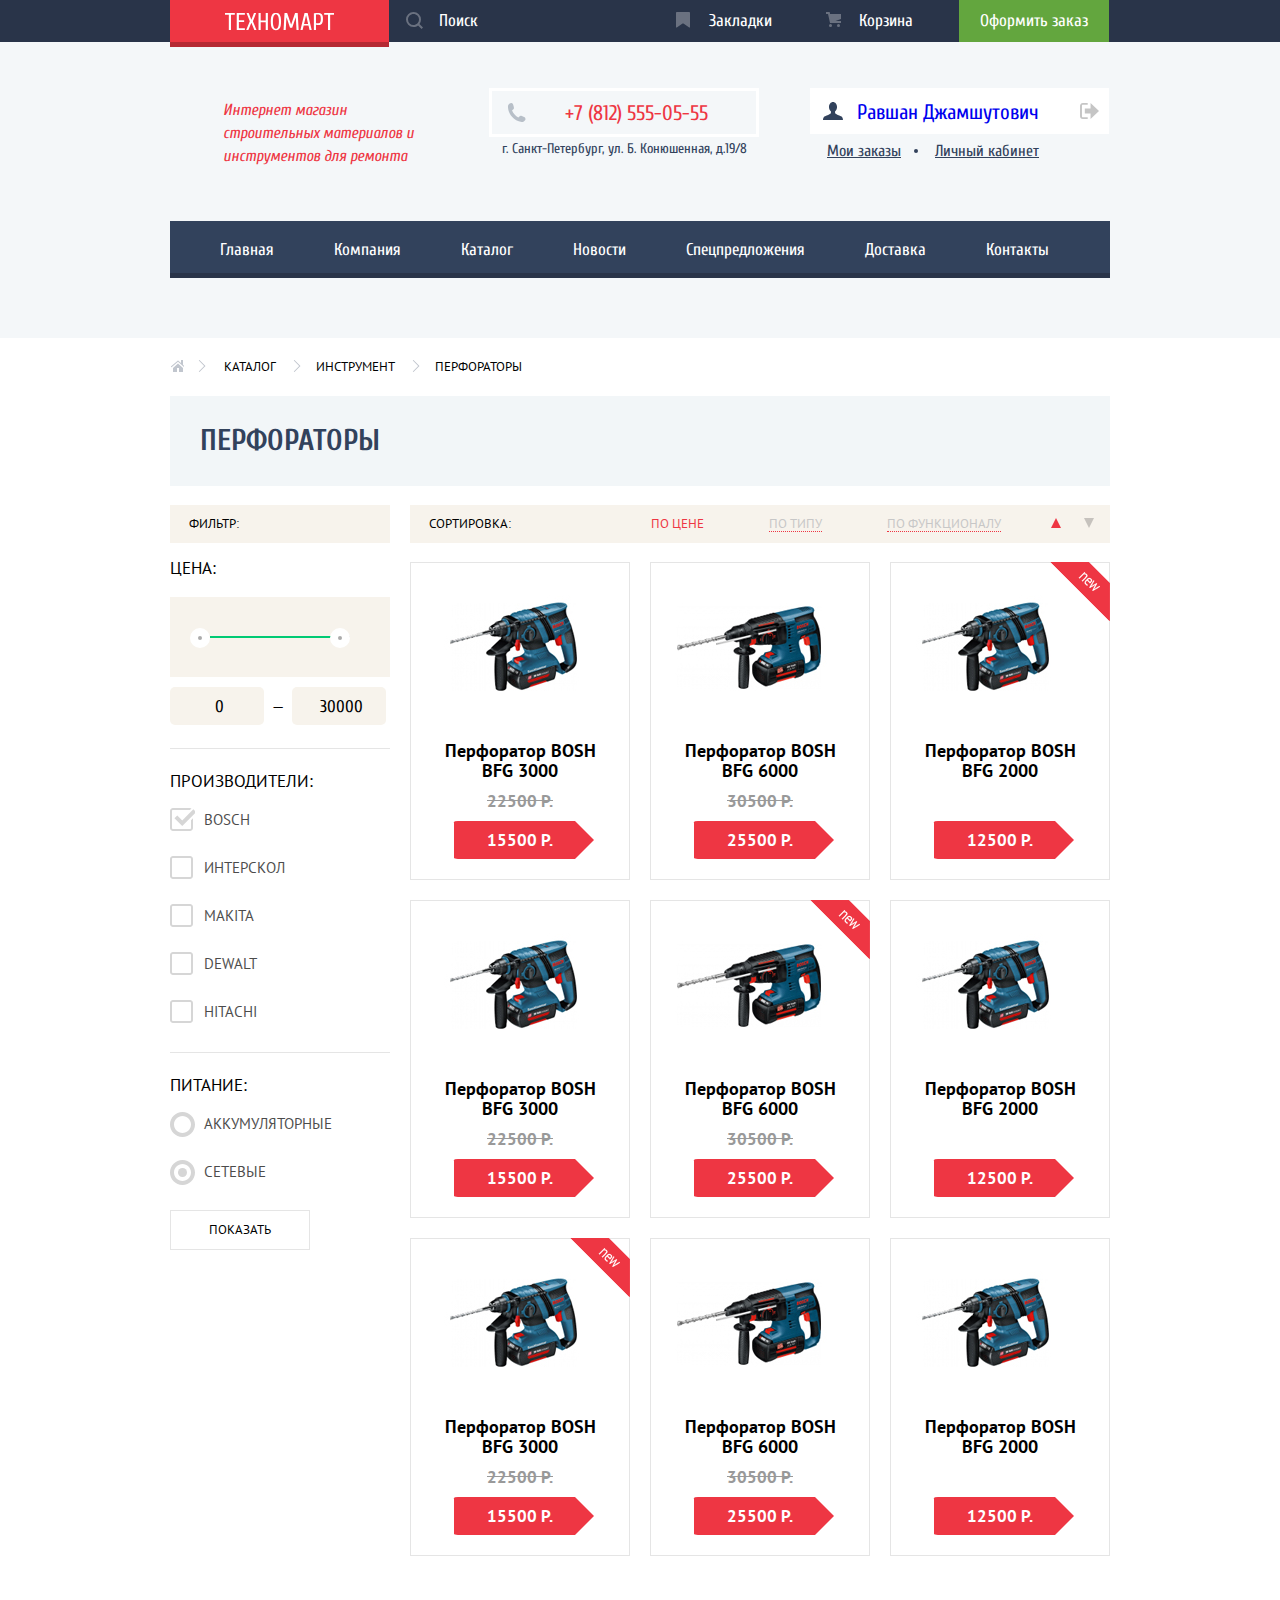
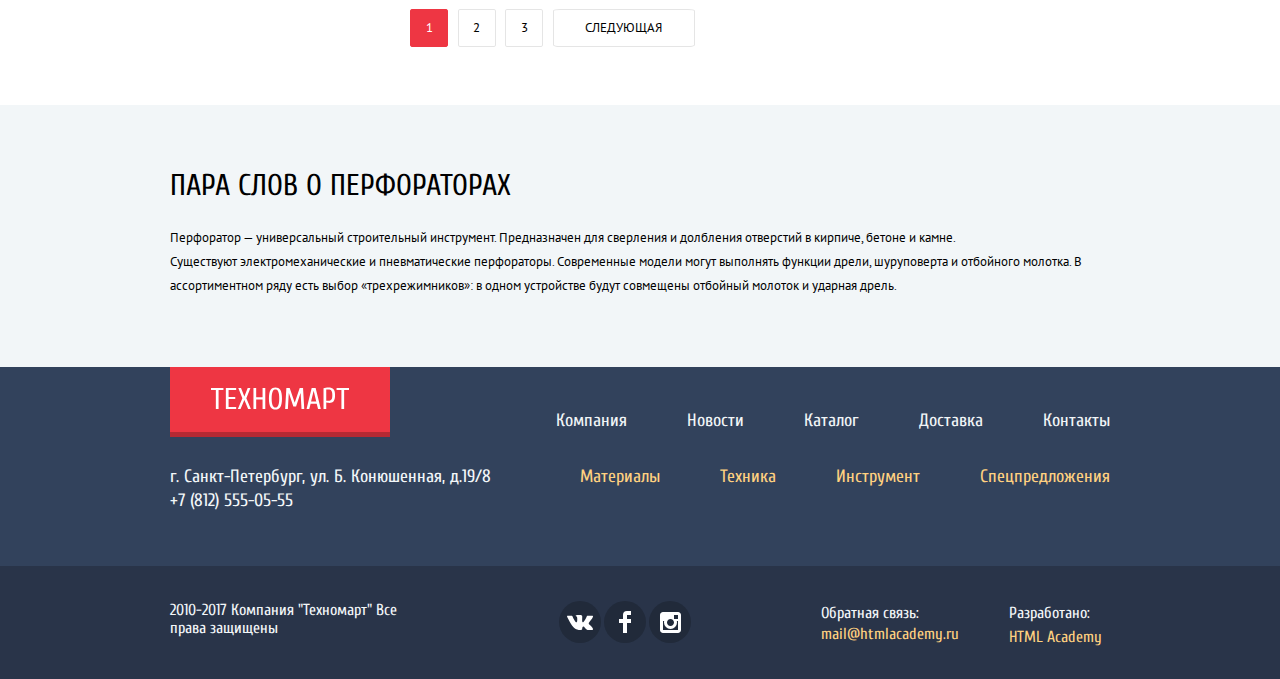
<file: public/catalog.html>
<!DOCTYPE html>
<html lang="ru">

<head>
  <meta charset="utf-8"/>
  <title>HTML Academy: Техномарт</title>
  <link href="https://fonts.googleapis.com/css?family=Cuprum:400,700&display=swap&subset=cyrillic" rel="stylesheet">
  <link href="https://fonts.googleapis.com/css?family=PT+Sans:400,700&display=swap&subset=cyrillic" rel="stylesheet">
  <link rel="stylesheet" href="css/normalize.css">
  <link rel="stylesheet" href="css/style.css">
</head>

<body class="inner-page">
<header class="main-header">
  <div class="main-header-top">
    <div class="container">
      <a class="main-header-logo" href="index.html">
        <img src="img/logo-technomart.svg" width="109" height="19" alt='Логотип интернет-магазина "Техномарт"'>
      </a>
      <p class="search-link">Поиск</p>
      <a href="#" class="bookmark-link">Закладки</a>
      <a href="#" class="basket-link">Корзина</a>
      <a href="#" class="checkout-link active">Оформить заказ</a>
    </div>
  </div>
  <div class="main-header-bottom">
    <div class="container">
      <div class="main-header-bottom-wrapper">
        <h1 class="main-header-title">Интернет магазин строительных материалов и инструментов для ремонта</h1>
        <div class="header-contacts">
          <a class="header-contacts-phone" href="tel:+78125550555">+7 (812) 555-05-55</a>
          <p class="header-contacts-address">г. Санкт-Петербург, ул. Б. Конюшенная, д.19/8</p>
        </div>
        <div class="header-user-info">
          <div class="header-user-name-wrapper">
            <a href="#" class="header-user-name">Равшан Джамшутович
              <svg xmlns="http://www.w3.org/2000/svg" width="20" height="18" viewBox="0 0 20 18">
                <path
                  d="M17.881 14.166c-2.144-.735-4.256-1.666-5.207-2.39-.657-.501-.77-1.618-.517-2.415 1.118-.903 1.864-2.477 1.864-4.278C14.021 2.276 12.221 0 10 0S5.979 2.276 5.979 5.083c0 1.801.746 3.374 1.863 4.277.253.798.141 1.915-.517 2.416-.95.724-3.063 1.654-5.207 2.39S0 18 0 18h20s.025-3.099-2.119-3.834z"/>
              </svg>
            </a>
            <a href="#" class="header-user-logout"><span class="visually-hidden">Выход</span>
              <svg xmlns="http://www.w3.org/2000/svg" width="21" height="17" viewBox="0 0 21 17">
                <g fill="currentColor">
                  <path fill="currentColor" d="M21 8.5L12.125 0v6h-6v5h6v6z"/>
                  <path fill="currentColor"
                        d="M3.106 13.952V3.048c.018-.376.171-1.057 1.01-1.057h5.027V0H4.116C1.938 0 1.112 1.81 1.087 3.027v10.946C1.112 15.189 1.938 17 4.116 17h5.027v-1.99H4.116c-.839 0-.992-.683-1.01-1.058z"/>
                </g>
              </svg>
            </a>
          </div>
          <div class="header-user-links">
            <a href="#" class="orders-link">Мои заказы</a>
            <a href="#" class="privet-area-link">Личный кабинет</a>
          </div>
        </div>
      </div>
      <nav class="main-navigation">
        <ul class="main-navigation-list">
          <li class="main-navigation-item"><a class="main-navigation-link" href="index.html">Главная</a></li>
          <li><a href="#">Компания</a></li>
          <li><a href="#">Каталог</a></li>
          <li><a href="#">Новости</a></li>
          <li><a href="#">Спецпредложения</a></li>
          <li><a href="#">Доставка</a></li>
          <li><a href="#">Контакты</a></li>
        </ul>
      </nav>
    </div>
  </div>
</header>
<main>
  <div class="container">
    <h1 class="visually-hidden">Каталог товаров</h1>
    <ul class="breadcrumbs">
      <li><a href="#">Каталог</a></li>
      <li><a href="#">Инструмент</a></li>
      <li class="breadcrumbs-current">Перфораторы</li>
    </ul>
    <div class="catalog-title">
      <h2>Перфораторы</h2>
    </div>
    <div class="catalog-wrapper">
      <aside>
        <h2 class="visually-hidden">Фильтр товаров</h2>
        <form action="http://echo.htmlacademy.ru" method="get">
          <div class="filter">фильтр:</div>
          <section class="cost">
            <h3>цена:</h3>
            <div class="range-control">
              <div class="range">
                <div class="slider-range"></div>
              </div>
              <div class="circle circle-left"></div>
              <div class="circle circle-right"></div>
            </div>
            <label class="min-price">
              <input name="price" type="text" value="0">
            </label>
            <span>—</span>
            <label class="max-price">
              <input name="price" type="text" value="30000">
            </label>
          </section>
          <section class="filter-1">
            <h3>Производители:</h3>
            <ul>
              <li class="filter-option">
                <input type="checkbox" class="filter-input filter-input-checkbox visually-hidden" name="Bosch"
                       id="filter-bosch" checked>
                <label for="filter-bosch">Bosch</label>
              </li>
              <li class="filter-option">
                <input type="checkbox" class="visually-hidden filter-input filter-input-checkbox" name="Интерскол"
                       id="filter-interscull">
                <label for="filter-interscull">Интерскол</label>
              </li>
              <li class="filter-option">
                <input type="checkbox" class="visually-hidden filter-input filter-input-checkbox" name="Интерскол"
                       id="filter-makita">
                <label for="filter-makita">Makita</label>
              </li>
              <li class="filter-option">
                <input type="checkbox" class="visually-hidden filter-input filter-input-checkbox" name="Интерскол"
                       id="filter-dewalt">
                <label for="filter-dewalt">Dewalt</label>
              </li>
              <li class="filter-option">
                <input type="checkbox" class="visually-hidden filter-input filter-input-checkbox" name="Интерскол"
                       id="filter-hitachi">
                <label for="filter-hitachi">Hitachi</label>
              </li>
            </ul>
          </section>
          <section class="filter-2">
            <h3>Питание:</h3>
            <ul>
              <li class="filter-option">
                <input type="radio" class="visually-hidden filter-input filter-input-radio" name="type-battery"
                       id="filter-rechargeable" value="Аккумуляторные" checked>
                <label for="filter-rechargeable">Аккумуляторные</label>
              </li>
              <li class="filter-option">
                <input type="radio" class="visually-hidden filter-input filter-input-radio" name="type-battery"
                       id="filter-networked" value="Аккумуляторные" checked>
                <label for="filter-networked">Сетевые</label>
              </li>
            </ul>
          </section>
          <button type="submit" class="filter-button">Показать</button>
        </form>
      </aside>
      <div class="right-result">
        <div class="filter">
          <span>Сортировка:</span>
          <div class="sorting">
            <a class="active" href="#">по цене</a>
            <a class="type" href="#">по типу</a>
            <a class="functional" href="#">по функционалу</a>
          </div>
          <div class="triangle">
            <a class="arrow-up" href="#"></a>
            <a class="arrow-down" href="#"></a>
          </div>
        </div>
        <div class="all-category">
          <article>
            <img src="img/picture-2.jpg" alt="Перфоратор bosh bfg 3000" width="218" height="170">
            <h3>Перфоратор BOSH BFG 3000</h3>
            <del class="price-old">22500 Р.</del>
            <span class="price">15500 Р.</span>
            <div class="small-popup">
              <a class="btn buy" href="#">купить</a>
              <a class="btn bookmarks" href="#">в закладки</a>
            </div>
          </article>
          <article>
            <img src="img/picture-3.jpg" alt="Перфоратор bosh bfg 6000" width="218" height="170">
            <h3>Перфоратор BOSH BFG 6000</h3>
            <del class="price-old">30500 Р.</del>
            <span class="price">25500 Р.</span>
            <div class="small-popup">
              <a class="btn buy" href="#">купить</a>
              <a class="btn bookmarks" href="#">в закладки</a>
            </div>
          </article>
          <article class="new">
            <img src="img/picture-4.jpg" alt="Перфоратор bosh bfg 2000" width="218" height="170">
            <h3>Перфоратор BOSH BFG 2000</h3>
            <span class="price no-discounts">12500 р.</span>
            <div class="small-popup">
              <a class="btn buy" href="#">купить</a>
              <a class="btn bookmarks" href="#">в закладки</a>
            </div>
          </article>
          <article>
            <img src="img/picture-2.jpg" alt="Перфоратор bosh bfg 3000" width="218" height="170">
            <h3>Перфоратор BOSH BFG 3000</h3>
            <del class="price-old">22500 Р.</del>
            <span class="price">15500 Р.</span>
            <div class="small-popup">
              <a class="btn buy" href="#">купить</a>
              <a class="btn bookmarks" href="#">в закладки</a>
            </div>
          </article>
          <article class="new">
            <img src="img/picture-3.jpg" alt="Перфоратор bosh bfg 6000" width="218" height="170">
            <h3>Перфоратор BOSH BFG 6000</h3>
            <del class="price-old">30500 Р.</del>
            <span class="price">25500 Р.</span>
            <div class="small-popup">
              <a class="btn buy" href="#">купить</a>
              <a class="btn bookmarks" href="#">в закладки</a>
            </div>
          </article>
          <article>
            <img src="img/picture-4.jpg" alt="Перфоратор bosh bfg 2000" width="218" height="170">
            <h3>Перфоратор BOSH BFG 2000</h3>
            <span class="price no-discounts">12500 р.</span>
            <div class="small-popup">
              <a class="btn buy" href="#">купить</a>
              <a class="btn bookmarks" href="#">в закладки</a>
            </div>
          </article>
          <article class="new">
            <img src="img/picture-2.jpg" alt="Перфоратор bosh bfg 3000" width="218" height="170">
            <h3>Перфоратор BOSH BFG 3000</h3>
            <del class="price-old">22500 Р.</del>
            <span class="price">15500 Р.</span>
            <div class="small-popup">
              <a class="btn buy" href="#">купить</a>
              <a class="btn bookmarks" href="#">в закладки</a>
            </div>
          </article>
          <article>
            <img src="img/picture-3.jpg" alt="Перфоратор bosh bfg 6000" width="218" height="170">
            <h3>Перфоратор BOSH BFG 6000</h3>
            <del class="price-old">30500 Р.</del>
            <span class="price">25500 Р.</span>
            <div class="small-popup">
              <a class="btn buy" href="#">купить</a>
              <a class="btn bookmarks" href="#">в закладки</a>
            </div>
          </article>
          <article>
            <img src="img/picture-4.jpg" alt="Перфоратор bosh bfg 2000" width="218" height="170">
            <h3>Перфоратор BOSH BFG 2000</h3>
            <span class="price no-discounts">12500 р.</span>
            <div class="small-popup">
              <a class="btn buy" href="#">купить</a>
              <a class="btn bookmarks" href="#">в закладки</a>
            </div>
          </article>
        </div>
        <div class="paginator">
          <a class="active" href="#">1</a>
          <a href="#">2</a>
          <a href="#">3</a>
          <a href="#">следующая</a>
        </div>
      </div>
      <div class="congratulations">
        <div class="product-ordered">
          <div class="icon"></div>
          <div class="close"></div>
          <p>Товар добавлен в корзину!</p>
        </div>
        <div class="action-selection">
          <a class="btn" href="#">оформить заказ</a>
          <a class="btn" href="#">продолжить покупки</a>
        </div>
      </div>
    </div>
  </div>
  <div class="product-description">
    <section class="container">
      <h2>пара слов о перфораторах</h2>
      <p>Перфоратор — универсальный строительный инструмент. Предназначен для сверления и долбления отверстий в кирпиче,
        бетоне и камне.<br>Существуют электромеханические и пневматические перфораторы. Современные модели могут
        выполнять функции дрели, шуруповерта и отбойного молотка. В ассортиментном ряду есть выбор «трехрежимников»: в
        одном устройстве будут совмещены отбойный молоток и ударная дрель.</p>
    </section>
  </div>
</main>
<footer class="main-footer">
  <div class="main-footer-top">
    <div class="container">
      <div class="main-footer-top-wrapper">
        <a class="main-footer-logo">
          <img src="img/logo-technomart.svg" width="138" height="23" alt='Логотип интернет-магазина "Техномарт"'>
        </a>
        <ul class="footer-navigation">
          <li><a href="#">Компания</a></li>
          <li><a href="#">Новости</a></li>
          <li><a href="#">Каталог</a></li>
          <li><a href="#">Доставка</a></li>
          <li><a href="#">Контакты</a></li>
        </ul>
      </div>
      <div class="footer-contacts-wrapper">
        <div class="footer-contacts">
          <p class="footer-contacts-address">г. Санкт-Петербург, ул. Б. Конюшенная, д.19/8</p>
          <a class="footer-contacts-phone" href="tel:+78125550555">+7 (812) 555-05-55</a>
        </div>
        <ul class="catalog-groups">
          <li><a href="#">Материалы</a></li>
          <li><a href="#">Техника</a></li>
          <li><a href="#">Инструмент</a></li>
          <li><a href="#">Спецпредложения</a></li>
        </ul>
      </div>
    </div>
  </div>
  <div class="main-footer-bottom">
    <div class="container">
      <p class="footer-license">
        2010-2017 Компания "Техномарт"
        Все права защищены
      </p>
      <div class="footer-social">
        <ul class="footer-social-list">
          <li><a class="social-button" href="#">
            <span class="visually-hidden">Вконтакте</span>
            <svg xmlns="http://www.w3.org/2000/svg" width="26" height="15" viewBox="0 0 26 15">
              <path fill="#FFF"
                    d="M16.138 11.51c.956-.309 2.18 2.04 3.483 2.939.978.681 1.727.534 1.727.534l3.473-.05s1.815-.112.957-1.554c-.071-.12-.503-1.069-2.585-3.022-2.177-2.043-1.882-1.712.739-5.244 1.597-2.153 2.236-3.468 2.036-4.028-.192-.539-1.365-.399-1.365-.399L20.69.713c-.381.001-.704.119-.851.515-.003.004-.621 1.666-1.445 3.079-1.741 2.989-2.436 3.148-2.724 2.961-.661-.433-.494-1.737-.494-2.664 0-2.897.432-4.105-.846-4.417-.427-.104-.739-.172-1.828-.182-1.392-.021-2.574 0-3.244.329-.445.223-.786.712-.579.74.26.035.843.16 1.155.586.401.552.389 1.789.389 1.789s.229 3.411-.54 3.834c-.528.29-1.25-.302-2.803-3.016-.793-1.388-1.392-2.922-1.392-2.922s-.116-.285-.326-.441c-.25-.185-.6-.244-.6-.244L.848.684S.29.7.085.946c-.182.218-.015.668-.015.668s2.909 6.881 6.203 10.347c3.02 3.182 6.452 2.971 6.452 2.971h1.555s.469-.054.709-.312c.224-.24.214-.691.214-.691s-.031-2.109.935-2.419z"/>
            </svg>
          </a></li>
          <li><a class="social-button" href="#">
            <span class="visually-hidden">Фейсбук</span>
            <svg xmlns="http://www.w3.org/2000/svg" width="12" height="22" viewBox="0 0 12 22">
              <path fill="#FFF" d="M12 4V0H8a4 4 0 0 0-4 4v4H0v4h4v10h4V12h4V8H8V4h4z"/>
            </svg>
          </a></li>
          <li><a class="social-button" href="#">
            <span class="visually-hidden">Инстаграм</span>
            <svg xmlns="http://www.w3.org/2000/svg" width="21" height="21" viewBox="0 0 21 21">
              <path fill="#FFF"
                    d="M18 0H3C1.35 0 0 1.35 0 3v15c0 1.65 1.35 3 3 3h15c1.65 0 3-1.35 3-3V3c0-1.65-1.35-3-3-3zm-7.5 7c1.93 0 3.5 1.57 3.5 3.5S12.43 14 10.5 14 7 12.43 7 10.5 8.57 7 10.5 7zM18 18H3V9h1.181A6.504 6.504 0 0 0 4 10.5a6.5 6.5 0 1 0 13 0 6.45 6.45 0 0 0-.181-1.5H18v9zm0-11h-4V3h4v4z"/>
            </svg>
          </a></li>
        </ul>
      </div>
      <p class="footer-feedback">
        <span>Обратная связь:</span>
        <a class="button" href="mail@htmlacademy.ru">mail@htmlacademy.ru</a>
      </p>
      <p class="footer-copyright">
        <span>Разработано:</span>
        <a class="button" href="https://htmlacademy.ru">HTML Academy</a>
      </p>
    </div>
  </div>
</footer>
<div class="modal modal-write-us" style="display: none">
  <form class="modal-write-us-form" action="#" method="post">
    <button class="modal-close" type="button"><span class="visually-hidden">Закрыть</span></button>
    <div class="modal-write-us-content">
      <p class="modal-write-us-contacts">
        <label>Ваше имя
          <input type="text" name="name" placeholder="Имя Фамилия">
        </label>
        <label>Ваше e-mail
          <input type="text" name="email" placeholder="email@example.com">
        </label>
      </p>
      <p class="modal-write-us-text">
        <label>Текст письма:
          <textarea name="text" placeholder="В свободной форме"></textarea>
        </label>
      </p>
    </div>
    <div class="modal-write-us-footer">
      <button class="btn button" type="submit">Отправить</button>
    </div>
  </form>
</div>
<div class="modal modal-bucket-add" style="display: none">
  <form class="modal-bucket-add-form" action="#" method="post">
    <button class="modal-close" type="button"><span class="vissually-hidden">Закрыть</span></button>
    <p class="modal-bucket-add-text">Товар добавлен в корзину!</p>
    <div class="modal-bucket-add-footer">
      <div class="modal-bucket-add-footer-wrapper">
        <button class="btn button-order" type="submit">Оформить заказ</button>
        <button class="btn button-continue-shopping" type="button">Продолжить покупки</button>
      </div>
    </div>
  </form>
</div>
</body>

</html>
</file>
<file: public/css/style.css>
body {
  font-family: 'Cuprum', Arial, sans-serif;
  line-height: 24px;
  font-weight: normal;
  color: #ffffff;

  background-color: #ffffff;
  background-position: top center;
  background-repeat: no-repeat;

  min-width: 960px;
}

a {
  text-decoration: none;
}

img {
  max-width: 100%;
}

.visually-hidden:not(:focus):not(:active),
input[type="checkbox"].visually-hidden,
input[type="radio"].visually-hidden {
  position: absolute;

  width: 1px;
  height: 1px;
  margin: -1px;
  border: 0;
  padding: 0;

  white-space: nowrap;

  clip-path: inset(100%);
  clip: rect(0 0 0 0);
  overflow: hidden;
}

.container {
  width: 940px;
  padding: 0 10px;
  margin: 0 auto;
}

.btn {
  display: block;

  font: inherit;
  font-family: 'Cuprum', Arial, sans-serif;
  font-size: 14px;
  line-height: 18px;

  text-align: center;
  color: #ffffff;
  text-transform: uppercase;
  background-color: #ee3643;
  border: none;
  box-sizing: border-box;
  border-radius: 3px;
  padding: 10px 30px;
}

.btn:hover {
  background-color: #ca2c37;
}

.btn:active {
  background-color: #ba2732;
}

.main-header-top {
  background-color: #293449;
}

.main-header-top .container {
  display: flex;
}

.main-header-top a,
.main-header-top p {
  font-size: 17px;
  line-height: 18px;
  color: #ffffff;
}

.main-header-logo {
  background-color: #ee3643;
  box-shadow: inset 0px -5px 0 0 rgba(0, 0, 0, 0.24);

  margin-bottom: -5px;
  padding: 12px 55px;
}

.main-header-logo:hover {
  background-color: #ca2c37;
}

.main-header-logo:active {
  background-color: #ba2732;
}

.search-link {
  box-sizing: border-box;
  width: 270px;
  margin: 0;
  position: relative;
  padding: 12px 0 10px 50px;
}

.search-link::before {
  content: "";

  position: absolute;
  top: 12px;
  left: 17px;

  width: 17px;
  height: 17px;

  background-image: url("../img/icon-search.svg");
  background-repeat: no-repeat;
  background-position: 0 0;

  opacity: 0.3;
}

.search-link:hover::before {
  opacity: 1;
}

.search-link:active:before {
  opacity: 0.3;
}

.bookmark-link {
  box-sizing: border-box;
  width: 150px;
  position: relative;
  padding: 12px 0 10px 50px;
}

.bookmark-link::before {
  content: "";

  position: absolute;
  top: 12px;
  left: 17px;

  width: 17px;
  height: 17px;

  background-image: url("../img/icon-bookmark.svg");
  background-repeat: no-repeat;
  background-position: 0 0;

  opacity: 0.3;
}

.bookmark-link:hover::before {
  opacity: 1;
}

.bookmark-link:active:before {
  opacity: 0.3;
}

.basket-link {
  box-sizing: border-box;
  width: 150px;
  position: relative;
  padding: 12px 0 10px 50px;
}

.basket-link::before {
  content: "";

  position: absolute;
  top: 12px;
  left: 17px;

  width: 17px;
  height: 17px;

  background-image: url("../img/icon-cart.svg");
  background-repeat: no-repeat;
  background-position: 0 0;

  opacity: 0.3;
}

.basket-link:hover::before {
  opacity: 1;
}

.basket-link:active:before {
  opacity: 0.3;
}

.checkout-link {
  box-sizing: border-box;
  width: 150px;
  text-align: center;
  padding: 12px 0;
  background-color: #63a63e;
}

.bookmark-link:active,
.basket-link:active,
.checkout-link:active {
  color: #f1f5f7;
}

.checkout-link:hover {
  background-color: #5fbb2d;
}

.basket-link.active {
  background-color: #ee3643
}

.main-header-bottom {
  background-color: #f4f7f9;
  padding-top: 46px;
  padding-bottom: 60px;
}

.main-header-bottom-wrapper {
  display: flex;
  flex-wrap: nowrap;
  margin-bottom: 43px;
}

.main-header-bottom .main-header-title {
  color: #ee3643;
  font-size: 16px;
  line-height: 23px;
  font-weight: normal;
  width: 196px;
  margin-right: 70px;
  margin-left: 53px;
  padding: 0;
  font-style: italic;
}

.header-contacts {
  margin-right: 69px;
}

.inner-page .header-contacts {
  margin-right: 51px;
}

.header-contacts-phone {
  color: #ee3643;
  font-size: 21px;
  line-height: 21px;
  text-transform: uppercase;
  border: solid 3px #ffffff;

  display: block;
  width: 270px;
  box-sizing: border-box;

  position: relative;
  padding: 12px 0 10px 73px;
}

.header-contacts-phone::before {
  content: "";

  position: absolute;
  top: 12px;
  left: 15px;

  width: 19px;
  height: 19px;

  background-image: url("../img/icon-phone.svg");
  background-repeat: no-repeat;
  background-position: 0 0;
}

.header-contacts-address {
  margin: 0;
  color: #32425c;
  font-size: 14px;
  line-height: 24px;
  text-align: center;
}

.user-navigation {
  margin: 0;
  padding: 0;

  list-style: none;
  display: flex;
  align-items: flex-start;
}

.user-navigation li {
  background-color: #ffffff;
  padding: 12px 0px;
}

.user-navigation a {
  color: #000000;
  font-size: 21px;
  line-height: 21px;
}

.user-navigation .login-link {
  box-sizing: border-box;
  width: 121px;
  margin-right: 10px;

  position: relative;
  padding: 12px 0 10px 48px;
}

.user-navigation .login-link::before {
  content: "";

  position: absolute;
  top: 14px;
  left: 14px;

  width: 20px;
  height: 17px;

  background-image: url("../img/icon-login.svg");
  background-repeat: no-repeat;
  background-position: 0 0;
}

.user-navigation .registration-link {
  width: 150px;
  text-align: center;
}

.user-navigation a:hover {
  color: #ee3643;
}

.user-navigation a:active {
  color: rgba(0, 0, 0, 0.3);
}

.header-user-name-wrapper {
  background-color: #ffffff;
  color: #000000;
  font-size: 21px;
  line-height: 21px;

  display: block;
  width: 299px;
  box-sizing: border-box;

  position: relative;
  padding: 14px 10px 10px 13px;

  display: flex;
}

.header-user-name {
  position: relative;
  padding-left: 34px;
}

.header-user-name svg {
  position: absolute;
  top: 0;
  left: 0;

  width: 20px;
  height: 18px;
  fill: #32425c;
}

.header-user-logout {
  margin-left: auto;
  color: #c5c5c5;
  /*position: relative;  */
}

.header-user-logout svg {
  width: 20px;
  height: 18px;
}

.header-user-logout:hover {
  color: #32425c;
}

.header-user-logout:active {
  color: #c5c5c5;
}

.header-user-links {
  display: flex;
}

.orders-link {
  position: relative;
}

.orders-link,
.privet-area-link {
  margin: 0;
  padding: 8px 17px;
  display: block;
  color: #32425c;
  font-size: 16px;
  line-height: 18px;
  text-decoration: underline;
}

.orders-link:hover,
.privet-area-link:hover {
  color: #ee3643;
}

.orders-link:active,
.privet-area-link:active {
  color: rgba(0, 0, 0, 0.3);
  opacity: 0.3;
}

.orders-link::after {
  content: "";

  position: absolute;

  top: 15px;
  right: 0;

  width: 4px;
  height: 4px;

  background-color: #32425c;
  border-radius: 50%;
}

.main-navigation {
  box-shadow: inset 0px -5px 0 0 #293449;
  background-color: #32425c;
}

.main-navigation-list {
  margin: 0;
  padding: 0;
  list-style-type: none;

  display: flex;
  flex-wrap: wrap;
}

.main-navigation a {
  display: block;
  padding: 20px 30px;

  color: #ffffff;
  font-size: 17px;
  line-height: 17px;
}

.main-navigation li:first-child {
  padding-left: 20px;
}

.main-navigation li:last-child {
  padding-right: 20px;
}

.main-navigation-list li:hover {
  background-color: #293449;
}

.main-navigation-list li:active {
  background-color: #1d2739;
}

.promo {
  display: flex;
  flex-wrap: wrap;
  margin: 59px 0 31px 0
}

.promo h3 {
  font-size: 24px;
  line-height: 30px;
  font-weight: bold;
  color: #fff;
  text-transform: capitalize;
  margin: 21px 0 12px 23px
}

.promo p {
  font-size: 24px;
  margin: 25px 0px 10px 25px;
  color: #fff
}

.fix {
  display: flex;
  justify-content: space-between
}

.fix p {
  margin: 0
}

.box {
  width: 300px;
  height: 123px;
  margin-bottom: 20px
}

.fix-2 {
  display: flex;
  flex-direction: column;
  justify-content: flex-end
}

.btn {
  display: flex;
  justify-content: center;
  align-items: center;
  font-size: 14px;
  border-radius: 3%;
  text-transform: uppercase;
  background-color: #ee3643
}

.box .btn {
  width: 135px;
  height: 38px;
  padding: 0;
  margin: 0 0 25px 22px;
  background-color: rgba(229, 229, 229, 0.1)
}

.box .btn:hover {
  background-color: rgba(204, 204, 204, 0.2)
}

.box .btn:active {
  background-color: rgba(178, 178, 178, 0.3)
}

.material {
  position: relative;
  margin-right: 20px;
  background: #f6b22d url("../img/bucket.png") no-repeat 83% 53%
}

.tool {
  margin-right: 20px;
  background: #4aafde url("../img/drill.png") no-repeat 87% 53%
}

.equipment {
  background: #cc79d1 url("../img/tractor.png") no-repeat 86% 53%
}

.sliders {
  position: relative
}

.slide-control {
  position: absolute;
  bottom: 55px;
  left: 48%;
  display: flex;
  justify-content: space-between;
  width: 30px;
  height: 10px
}

.slide-control label {
  width: 6px;
  height: 6px;
  background-color: #fff;
  border: 2px solid #fff;
  border-radius: 50%;
  cursor: pointer
}

#btn-1:checked ~ .slide-control label[for="btn-1"],
#btn-2:checked ~ .slide-control label[for="btn-2"] {
  background: #ee3643;
}

.slide {
  display: none;
  width: 620px;
  height: 265px
}

.slide h2 {
  font-size: 36px;
  line-height: 30px;
  margin: 0;
  padding: 26px 0 0 24px;
  color: #fff;
  text-transform: uppercase
}

.slide p {
  margin-top: 4px;
  margin-left: 25px;
  font: 18px/24px "PT Sans", "Arial", sans-serif
}

#btn-1:checked ~ .switching .slide:nth-child(1) {
  display: block;
  background: url("../img/slide-1.jpg")
}

.sale {
  margin-left: 20px;
  background: #85d179 url("../img/sale.png") no-repeat 81% 53%
}

.delivery {
  margin-left: 20px;
  background: #f6b22d url("../img/auto.png") no-repeat 86% 53%
}

.company-info {
  display: flex;
  justify-content: space-between;
  flex-wrap: nowrap;
  padding-top: 80px;
  padding-bottom: 86px;
}

.company-info h2 {
  color: #000000;
  font-size: 30px;
  line-height: 30px;
  text-transform: uppercase;
  margin: 0 0 38px;

}

.company-info-text {
  font-family: 'PT Sans', Arial, sans-serif;
  color: #000000;
  font-size: 13px;
  line-height: 24px;
  width: 520px;

  padding: 0;
  margin: 0;
}

.company-info-text.left-column {
  width: 519px;
  margin-bottom: 36px;
}

.company-info-text.right-column {
  width: 179px;
  margin-bottom: 36px;
}

.company-info-text-delivery {
  width: 386px;
  margin-bottom: 17px;
}

.company-info-description .btn {
  width: 220px;
}

.company-info-contacts .btn {
  width: 300px;
}

.company-info .contacts-map {
  margin-bottom: 42px;
}

.partners-list {
  padding: 0;
  margin: 0 0 37px;
  list-style: none;
}

.partners-list li {
  position: relative;

  color: #000000;
  font-size: 18px;
  line-height: 20px;
  padding-bottom: 23px;
  padding-left: 36px;
}

.partners-list li::before {
  content: "";

  position: absolute;

  top: 8px;
  left: 0;

  width: 25px;
  height: 2px;

  background-color: #ee3643;
}

.partners-list li:last-child {
  padding-bottom: 0;
}

.main-footer-top {
  background-color: #32425c;
}

.main-footer .main-footer-top-wrapper {
  margin-bottom: 32px;
}

.footer-navigation {
  margin: 0;
  padding: 0;
  list-style: none;
}

.footer-navigation a {
  color: #f1f5f7;
  font-size: 18px;
  line-height: 24px;
}

.footer-navigation a:hover {
  text-decoration: underline;
}

.footer-navigation a:active {
  color: rgba(241, 245, 247, 0.5);
  opacity: 0.5;
  text-decoration: none;
}

.footer-contacts {
  list-style: none;
}

.catalog-groups {
  list-style: none;
}

.catalog-groups a:hover {
  text-decoration: underline;
}

.catalog-groups a:active {
  color: rgba(255, 209, 128, 0.5);
  opacity: 0.5;
  text-decoration: none;
}

.footer-contacts {
  display: flex;
  flex-direction: column;
}

.footer-contacts-address,
.footer-contacts-phone {
  color: #f3f7f9;
  font-size: 18px;
  line-height: 24px;
  text-align: left;
  border: none;
  margin: 0;
}

.catalog-groups a {
  color: #ffd180;
  font-size: 18px;
  line-height: 24px;
}

.main-footer-top {
  padding-bottom: 53px;
}

.main-footer-top-wrapper {
  display: flex;
  justify-content: space-between;
  align-items: flex-start;
}

.main-footer-logo {
  background-color: #ee3643;
  box-shadow: inset 0px -5px 0 0 rgba(0, 0, 0, 0.24);

  text-align: center;
  width: 220px;
  margin-bottom: -5px;
  padding: 20px 0px;
}

.footer-navigation {
  display: flex;
  margin: 0;
  padding: 0;
  list-style-type: none;
}

.footer-navigation li {
  padding: 42px 30px 0px 30px;
}

.footer-navigation li:last-child {
  padding-right: 0;
}

.main-footer-bottom {
  background-color: #293449;
}

.footer-contacts-wrapper {
  display: flex;
  justify-content: space-between;
}

.footer-contacts-wrapper .catalog-groups {
  margin: 0;
  padding: 0;

  display: flex;
}

.catalog-groups li {
  padding: 0px 30px;
}

.catalog-groups li:last-child {
  padding-right: 0;
}

.main-footer-bottom {
  padding: 35px 0px 30px 0px;
}

.main-footer-bottom .container {
  display: flex;
}

.main-footer-bottom .footer-license {
  color: #f3f7f9;
  font-size: 16px;
  line-height: 18px;
  padding: 0;
  width: 228px;
  margin: 0 161px 0 0;
}

.footer-social {
  margin: 0 130px 0 0;
}

.footer-social-list {
  padding: 0;
  margin: 0 auto;
  list-style: none;

  display: flex;
  flex-wrap: wrap;
  justify-content: space-between;
  width: 132px;
}

.social-button {
  display: flex;
  align-items: center;
  justify-content: center;
  width: 42px;
  height: 42px;

  background-color: #212a3a;
  border-radius: 50%;
}

.social-button:hover,
.social-button:active {
  background-color: #ee3643;
}

.social-button:hover path,
.social-button:active path {
  fill: #ffffff;
}

.main-footer-bottom .footer-feedback {
  padding: 0;
  width: 135px;
  margin: 0 53px 0 0;
}

.footer-feedback {
  margin-bottom: 1000px;
}

.footer-feedback span {
  color: #f3f7f9;
  font-size: 16px;
  line-height: 18px;
}

.footer-feedback a {
  display: block;
  color: #ffd180;
  font-size: 16px;
  line-height: 18px;

  padding: 0;
  margin: 0;
}

.footer-feedback a:hover {
  text-decoration: underline;
}

.footer-feedback a:active {
  color: #ee3643;
}

.main-footer-bottom .footer-copyright {
  padding: 0;
  margin: 0;

  width: 96px;
}

.footer-copyright span {
  color: #f3f7f9;
  font-size: 16px;
  line-height: 18px;
}

.footer-copyright a {
  color: #ffd180;
  font-size: 16px;
  line-height: 18px;

  padding: 0;
  margin: 0;
}

.footer-copyright a:hover {
  text-decoration: underline;
}

.footer-copyright a:active {
  color: #ee3643;
}

.breadcrumbs {
  margin: 0;
  padding: 20px 0px;
  list-style: none;
  display: flex;
}

.breadcrumbs li:first-child::before {
  content: "";

  position: absolute;
  top: 2px;
  left: 0;

  width: 14px;
  height: 12px;

  background-image: url("../img/icon-home.svg");
  background-repeat: no-repeat;
  background-position: 0 0;
}

.breadcrumbs li {
  position: relative;
  text-transform: uppercase;
  padding: 0px 20px;
}

.breadcrumbs li::before {
  content: "";

  position: absolute;
  top: 2px;
  left: -3px;

  width: 8px;
  height: 12px;

  background-image: url("../img/icon-right-small.svg");
  background-repeat: no-repeat;
  background-position: 0 0;
}

.breadcrumbs li:first-child::after {
  content: "";

  position: absolute;
  top: 2px;
  left: 28px;

  width: 8px;
  height: 12px;

  background-image: url("../img/icon-right-small.svg");
  background-repeat: no-repeat;
  background-position: 0 0;
}

.breadcrumbs li:first-child {
  padding-left: 54px;
}

.breadcrumbs a,
.breadcrumbs-current {
  display: block;
  font-family: 'PT Sans', Arial, sans-serif;
  color: #000000;
  font-size: 13px;
  line-height: 18px;

  padding: 0;
  margin: 0;
}

.catalog-title {
  background-color: #f2f6f8;
}

.catalog-title h2 {
  margin: 0;
  padding: 30px;
  color: #32425c;
  font-size: 30px;
  line-height: 30px;
  text-transform: uppercase;
}

.catalog-wrapper {
  padding: 0;
  margin: 0;
  display: flex;
  justify-content: space-between;

  font: 13px/24px "Cuprum", "Arial", sans-serif;
}

aside {
  width: 220px
}

.right-result {
  width: 700px
}

.all-category {
  display: flex;
  flex-wrap: wrap;
  justify-content: space-between
}

.filter {
  display: flex;
  align-items: center;
  justify-content: space-between;
  height: 38px;
  padding: 0 16px 0 19px;
  margin: 19px 0;
  background-color: #f7f3ec;
  text-transform: uppercase;
  font-family: "PT Sans", "Arial", sans-serif;
  font-weight: normal;
  color: #000
}

.sorting {
  width: 350px;
  display: flex;
  justify-content: space-between;
  margin-left: 90px
}

.sorting .active {
  color: #ee3643;
  border: none
}

.sorting a {
  color: #acaaa5;
  line-height: 14px;
  border-bottom: 1px dotted #ee3643
}

.sorting a:hover {
  color: #444;
  line-height: 14px;
  border-bottom: 1px solid #ee3643
}

.sorting a:active {
  color: #ee3643;
  border: none
}

.triangle {
  width: 43px;
  padding-bottom: 5px;
  display: flex;
  justify-content: space-between
}

form .filter {
  margin-bottom: 0
}

.filter-1 {
  padding-bottom: 2px;
  border-top: 1px solid #e5e5e5;
  border-bottom: 1px solid #e5e5e5
}

.product {
  display: flex;
  justify-content: space-between;
  margin: 20px 0
}

article {
  position: relative;
  flex-direction: column;
  align-items: center;
  width: 218px;
  border: 1px solid #e5e5e5;
  text-align: center
}

article:hover {
  box-shadow: 0 0 10px #aeb2ba
}

.all-category article {
  margin-bottom: 20px
}

.small-popup {
  position: absolute;
  display: none;
  top: 0;
  width: 135px;
  height: 84px;
  padding: 41px;
  background: #fff
}

.small-popup .buy {
  margin-bottom: 8px;
  height: 38px;
  box-shadow: inset 0 -3px 0 #367315;
  background-color: #63a63e
}

.small-popup .bookmarks {
  height: 32px;
  border: 3px solid #63a63e;
  background-color: #fff;
  color: #32425c
}

.small-popup .bookmarks:hover {
  border: 3px solid #32425c;
  color: #32425c
}

.small-popup .bookmarks:active {
  border: 3px solid #c1c6ce;
  color: #c1c6ce
}

.small-popup .buy:hover {
  background-color: #5fbb2d
}

.small-popup .buy:active {
  background-color: #518534;
  box-shadow: inset 0 -3px 0 #518534
}

.new:after,
.material:after {
  content: "";
  position: absolute;
  top: -1px;
  right: -1px;
  width: 60px;
  height: 60px;
  background: url("../img/new.png") no-repeat
}

article:hover .small-popup {
  display: block
}

article h3 {
  font: bold 18px/20px "PT Sans", "Arial", sans-serif;
  margin: auto 25px;
  color: #000
}

form h3 {
  font: 17px/30px "PT Sans", "Arial", sans-serif;
  text-transform: uppercase;
  color: #000
}

.arrow-up,
.arrow-down {
  width: 0;
  margin-top: 3px;
  height: 0;
  border-left: 5px solid transparent;
  border-right: 5px solid transparent
}

.arrow-down {
  border-top: 10px solid #c6c2bd
}

.arrow-down:hover {
  border-top: 10px solid #000
}

.arrow-down:active {
  border-top: 10px solid #ee3643
}

.arrow-up {
  border-bottom: 10px solid #ee3643
}

.arrow-up:hover {
  border-bottom: 10px solid #000
}

.arrow-up:active {
  border-bottom: 10px solid #ee3643
}

.filter a {
  text-transform: uppercase;
  color: #c7c7c7
}

.filter ul {
  padding: 0;
  margin: 0;

  color: #000000;
  font-family: 'PT Sans', Arial, sans-serif;
  list-style: none;
  font-size: 15px;
  line-height: 20px
}

.range-control {
  position: relative;
  height: 80px;
  margin: 10px 0;
  padding: 0px 40px;
  overflow: hidden;
  background: #f7f3ec
}

.range {
  margin-top: 39px;
  height: 2px;
  background: #d7dcde
}

.slider-range {
  height: 2px;
  background: #00ca74;
  width: 90%
}

.circle {
  position: absolute;
  top: 31px;
  left: 20px;
  width: 4px;
  height: 4px;
  border: 8px solid #fff;
  background: #ababab;
  border-radius: 50%;
  cursor: pointer
}

.circle-right {
  left: 160px
}

.cost span {
  padding: 0 6px;
  font-size: 16px;
  line-height: 18px;
  color: #000000;
}

.cost {
  margin-bottom: 23px
}

.cost h3,
.filter-1 h3,
.filter-2 h3 {
  margin-bottom: 14px
}

.cost h3 {
  margin-top: 10px
}

.cost input {
  border: none;
  width: 85px;
  padding: 0px 2px 0px 7px;
  height: 38px;
  font-size: 17px;
  line-height: 18px;
  text-align: center;
  border-radius: 5px;
  background-color: #f7f3ec
}

.min-price,
.max-price {
  text-transform: uppercase
}

.filter-option {
  margin-bottom: 28px;
  margin-left: 34px;
}

.filter-option label {
  position: relative;

  display: block;

  cursor: pointer;
  user-select: none;

  color: #000;
  text-transform: uppercase;
  font: 15px/20px "PT Sans", "Arial", sans-serif;
}

.filter-1 ul,
.filter-2 ul {
  padding: 0;
  margin: 0;

  color: #000000;
  font-family: 'PT Sans', Arial, sans-serif;
  list-style: none;
  font-size: 15px;
  line-height: 20px
}

.filter-input + label {
  opacity: 0.7;
}

.filter-input:hover + label {
  opacity: 1;
}

.filter-input-checkbox:checked + label::before {
  content: "";

  position: absolute;
  top: -2px;
  left: -34px;

  width: 25px;
  height: 25px;

  background-image: url("../img/checkbox-on.svg");
  background-repeat: no-repeat;
  background-position: 0 0;
}

.filter-input-checkbox + label::before {
  content: "";

  position: absolute;
  top: -2px;
  left: -34px;

  width: 25px;
  height: 25px;

  background-image: url("../img/checkbox-off.svg");
  background-repeat: no-repeat;
  background-position: 0 0;
}

.filter-input-radio:checked + label::before {
  content: "";

  position: absolute;
  top: -2px;
  left: -34px;

  width: 25px;
  height: 25px;

  background-image: url("../img/radio-on.svg");
  background-repeat: no-repeat;
  background-position: 0 0;
}

.filter-input-radio + label::before {
  content: "";

  position: absolute;
  top: -2px;
  left: -34px;

  width: 25px;
  height: 25px;

  background-image: url("../img/radio-off.svg");
  background-repeat: no-repeat;
  background-position: 0 0;
}

.filter-input:disabled + label {
  color: #000000;

  opacity: 0.3;
}

.filter label {
  text-transform: uppercase;
}

.filter-button {
  display: block;
  box-sizing: border-box;

  color: #000000;
  font-family: 'PT Sans', Arial, sans-serif;
  font-size: 13px;
  line-height: 18px;

  width: 140px;
  text-align: center;
  padding: 10px 0;
  border: solid 1px #e5e5e5;
  background-color: #ffffff;

  text-transform: uppercase;
}

.popular-blog {
  display: flex;
  justify-content: space-between;
  align-items: center;
  background-color: #f7f3ec
}

.popular-blog h2 {
  font-size: 30px;
  line-height: 30px;
  margin-left: 28px;
  padding: 6px 0;
  font-weight: normal;
  color: #32425c;
  text-transform: uppercase
}

.popular-blog .btn {
  width: 253px;
  height: 38px;
  margin-right: 25px
}

.products {
  display: flex;
  justify-content: space-between;
  margin: 20px 0
}

.product {
  position: relative;
  flex-direction: column;
  align-items: center;
  width: 218px;
  border: 1px solid #e5e5e5;
  text-align: center
}

.product:hover {
  box-shadow: 0 0 10px #aeb2ba
}

.small-popup {
  position: absolute;
  display: none;
  top: 0;
  width: 135px;
  height: 84px;
  padding: 41px;
  background: #fff
}

.small-popup .buy {
  margin-bottom: 8px;
  height: 38px;
  box-shadow: inset 0 -3px 0 #367315;
  background-color: #63a63e
}

.small-popup .bookmarks {
  height: 32px;
  border: 3px solid #63a63e;
  background-color: #fff;
  color: #32425c
}

.small-popup .bookmarks:hover {
  border: 3px solid #32425c;
  color: #32425c
}

.small-popup .bookmarks:active {
  border: 3px solid #c1c6ce;
  color: #c1c6ce
}

.small-popup .buy:hover {
  background-color: #5fbb2d
}

.small-popup .buy:active {
  background-color: #518534;
  box-shadow: inset 0 -3px 0 #518534
}

.new:after {
  content: "";
  position: absolute;
  top: -1px;
  right: -1px;
  width: 60px;
  height: 60px;
  background: url("../img/new.png") no-repeat
}

.product:hover .small-popup {
  display: block
}

.product h3 {
  font: bold 18px/20px "PT Sans", "Arial", sans-serif;
  margin: auto 25px;
  color: #000
}

.price-old {
  display: flex;
  justify-content: center;
  font: bold 17px/18px "PT Sans", "Arial", sans-serif;
  margin: 11px 0;
  color: #999
}

.price {
  position: relative;
  display: flex;
  justify-content: center;
  align-items: center;
  width: 133px;
  height: 38px;
  font: bold 17px/18px "PT Sans", "Arial", sans-serif;
  margin: 0 auto 20px;
  border-radius: 3%;
  text-transform: uppercase;
  color: #fff;
  background-color: #ee3643
}

.price:after {
  content: "";
  position: absolute;
  top: 0px;
  right: -26px;
  border: 19px solid white;
  border-left-color: #ee3643
}

.no-discounts {
  margin-top: 40px
}

.list-manufacturer {
  display: flex;
  flex-wrap: wrap;
  justify-content: space-between
}

.list-manufacturer .brand {
  margin-top: 18px;
  border: 1px solid #e5e5e5;
  height: 143px
}

.list-manufacturer .brand:hover {
  box-shadow: 0 5px 25px #abafb8
}

.list-manufacturer .brand:active {
  opacity: 0.3;
  box-shadow: 0 5px 15px #abafb8
}

.service {
  margin-top: 86px;
  background-color: #f2f6f8
}

.about-service {
  width: 400px
}

.service h2 {
  font-size: 30px;
  line-height: 24px;
  margin: 28px 0;
  color: #000;
  text-transform: uppercase;
  font-weight: normal
}

.service h2 {
  padding-top: 68px;
  margin-bottom: 30px
}

.service h3 {
  font-size: 36px;
  line-height: 24px;
  text-transform: uppercase;
  font-weight: normal;
  margin: 0 0 34px 0;
  color: #32425c
}

.service p,
.product-description p {
  font: 13px/24px "PT Sans", "Arial", sans-serif;
  color: #000
}

.product-description {
  background-color: #f2f6f8;
  padding-bottom: 56px
}

.product-description h2 {
  font-size: 30px;
  line-height: 24px;
  margin: 28px 0;
  color: #000;
  text-transform: uppercase;
  font-weight: normal
}

.product-description h2 {
  padding-top: 69px
}

.transfer {
  width: 400px;
  padding-top: 12px
}

.checkbox {
  display: flex;
  flex-direction: column;
  justify-content: space-between
}

.grid {
  display: flex;
  flex-direction: column;
  justify-content: space-between;
  margin-bottom: 59px;
  font-size: 14px
}

form .btn-filter {
  width: 138px;
  height: 38px;
  background: #fff;
  font-family: "PT Sans", "Arial", sans-serif;
  font-size: 14px;
  border: 1px solid #e5e5e5
}

.paginator {
  width: 285px;
  display: flex;
  justify-content: space-between;
  margin: 33px 0 30px 0
}

.paginator a {
  display: flex;
  position: relative;
  justify-content: center;
  align-items: center;
  width: 36px;
  height: 36px;
  border-radius: 5%;
  font: 13px/18px "PT Sans", "Arial", sans-serif;
  background-color: #fff;
  text-transform: uppercase;
  color: #000;
  border: 1px solid #e5e5e5
}

.paginator .active {
  background-color: #ee3643;
  color: #fff;
  border: 1px solid #ee3643
}

.paginator a:hover {
  border: 1px solid #bdc6ca
}

.paginator a:active {
  border: 1px solid #ee3643
}

.paginator a:last-child {
  width: 140px
}

.content-show {
  display: block
}

.congratulations {
  position: fixed;
  top: 5%;
  left: 50%;
  display: none;
  width: 620px;
  height: 275px;
  margin-left: -325px;
  border-top: 7px solid #ee3643;
  background: #fff;
  box-shadow: 0px 10px 30px rgba(0, 0, 0, .7);
  z-index: 1000;
  transform: translateX(0%);
  animation: bounce .4s
}

.product-ordered {
  display: flex;
  flex-wrap: wrap;
  align-items: center;
  justify-content: center
}

.product-ordered p {
  font-size: 30px;
  line-height: 18px;
  padding: 0 47px 0 35px;
  margin: 70px 0 75px
}

.icon {
  position: relative;
  width: 65px;
  height: 65px;
  border-radius: 50%;
  background: #63a63e
}

.icon:before {
  content: "";
  position: absolute;
  left: 38px;
  bottom: 18px;
  width: 7px;
  height: 30px;
  background: #fff;
  transform: rotate(45deg)
}

.icon:after {
  content: "";
  position: absolute;
  left: 21px;
  bottom: 16px;
  width: 7px;
  height: 21px;
  background: #fff;
  transform: rotate(-45deg)
}

.action-selection {
  display: flex;
  justify-content: space-around;
  padding: 38px 70px;
  background: #f1f1f1
}

.action-selection .btn {
  width: 220px;
  height: 37px
}

.service-information {
  position: relative;
  margin: 70px 0 54px 0;
  padding-bottom: 102px
}

.service-information:after {
  position: absolute;
  content: "";
  height: 270px;
  width: 20px;
  left: 230px;
  top: -45px;
  background: url("../img/shadow.png") no-repeat
}

.service-navigation input[type="radio"],
.sliders input[type="radio"] {
  display: none
}

.service-information label {
  display: flex;
  width: 217px;
  font-size: 21px;
  line-height: 30px;
  font-weight: bold;
  padding: 11px 0 17px 23px;
  border-bottom: 1px solid #293449;
  border-top: 1px solid #405069;
  background-color: #32425c;
  color: #fff;
  cursor: pointer;
  text-transform: capitalize
}

.service-information label:hover {
  background-color: #293449
}

#button-1:checked ~ label[for=button-1],
#button-2:checked ~ label[for=button-2],
#button-3:checked ~ label[for=button-3] {
  color: #32425c;
  background: #fff;
  border-top: 1px solid #fff;
  border-bottom: 1px solid #fff
}

#button-1:checked ~ .slider .service-content:nth-child(1),
#button-2:checked ~ .slider .service-content:nth-child(2),
#button-3:checked ~ .slider .service-content:nth-child(3) {
  display: block
}

.service-content:nth-child(1) {
  background: url("../img/delivery.png") no-repeat 100% 47%
}

.service-content:nth-child(2) {
  background: url("../img/warranty.png") no-repeat 100% 0%
}

.service-content:nth-child(3) {
  background: url("../img/credit.png") no-repeat 100% 0%
}

.service-content {
  position: absolute;
  display: none;
  top: 0;
  right: 0;
  width: 620px;
  padding-bottom: 139px
}

.service-content h2 {
  font-size: 36px;
  line-height: 24px;
  color: #32425c;
  font-weight: normal;
  margin-top: 4px
}

.service-content .btn,
.slide .btn {
  width: 195px;
  height: 38px;
  margin-top: 26px;
  margin-right: 25px;
}

.slide .btn {
  margin: 122px 0 0 25px
}

.delivery-slide {
  width: 275px
}

.guarantee {
  width: 375px
}

.credit {
  width: 280px
}

.modal {
  box-sizing: border-box;
  position: fixed;

  color: #000000;

  background-color: #ffffff;
  background-position: 0 0;
  background-repeat: repeat;
  box-shadow: 0px 20px 40px 0 rgba(0, 0, 0, 0.75);
}

.modal-write-us {
  top: 50%;
  left: 50%;

  width: 620px;
  margin-top: -215px;
  margin-left: -310px;
}

.modal-write-us::before {
  content: "";

  top: 0;
  left: 0;

  width: 100%;
  height: 7px;

  position: absolute;

  background-color: #ee3643;
}

.modal-write-us-content {
  padding: 0 80px;
}

.modal-write-us input,
.modal-write-us textarea {
  display: block;
}

.modal-close {
  position: absolute;
  top: 9px;
  right: 9px;

  width: 21px;
  height: 21px;

  font-size: 0;
  background-color: #ffffff;
  border: 0;

  cursor: pointer;
}

.modal-close::before,
.modal-close::after {
  content: "";

  position: absolute;
  top: 10px;
  left: 2px;

  width: 21px;
  height: 3px;

  background-color: #ee3643;
}

.modal-close::before {
  transform: rotate(45deg);
}

.modal-close::after {
  transform: rotate(-45deg);
}

.modal-write-us-contacts {
  margin-top: 48px;

  display: flex;
  justify-content: space-between;
}

.modal-write-us-form input[type="text"] {
  box-sizing: border-box;
  width: 220px;

  margin-top: 13px;
  padding: 10px 14px;
  padding-right: 40px;

  font: inherit;
  font-family: 'PT Sans', Arial, sans-serif;
  color: #a9a9a9;
  font-size: 13px;
  line-height: 18px;

  background-color: #ffffff;
  border: solid 2px #dee3e4;
  outline: none;
}

.modal-write-us-form input[type="text"]:hover {
  border: solid 2px #b5b5b5;
}

.modal-write-us-form input[type="text"]:focus {
  border: solid 2px #ee3643;
}

.modal-write-us-form textarea {
  box-sizing: border-box;
  width: 460px;
  max-width: 460px;
  height: 114px;

  margin-top: 13px;
  margin-bottom: 37px;
  padding: 10px 14px;
  padding-right: 40px;

  font: inherit;
  font-family: 'PT Sans', Arial, sans-serif;
  color: #a9a9a9;
  font-size: 13px;
  line-height: 18px;

  background-color: #ffffff;
  border: solid 2px #dee3e4;
  outline: none;
}

.modal-write-us-form textarea:hover {
  border: solid 2px #b5b5b5;
}

.modal-write-us-form textarea:focus {
  border: solid 2px #ee3643;
}

.modal-write-us-form label {
  font-size: 18px;
  line-height: 18px;

  color: #000000;

  margin-bottom: 22px;
}

.modal-write-us-footer {
  background-color: #f4f4f4;
  padding: 37px 0;
}

.modal-write-us-footer .button {
  width: 460px;
  margin: 0 80px;
}

.modal-bucket-add {
  top: 0;
  left: 50%;

  width: 620px;
  margin-top: 200px;
  margin-left: -310px;
}

.modal-bucket-add::before {
  content: "";

  top: 0;
  left: 0;

  width: 100%;
  height: 7px;

  position: absolute;

  background-color: #ee3643;
}

.modal-bucket-add p {
  margin: 0;
  padding: 70px 0 70px 180px;

  font-size: 30px;
  line-height: 30px;
}

.modal-bucket-add .modal-bucket-add-text::before {
  content: "";

  position: absolute;
  top: 48px;
  left: 80px;

  width: 66px;
  height: 66px;

  background-image: url("../img/modal-check.svg");
  background-repeat: no-repeat;
  background-position: 0 0;
}

.modal-bucket-add-footer {
  background-color: #f1f1f1;
  padding: 37px 80px;
}

.modal-bucket-add-footer .modal-bucket-add-footer-wrapper {
  display: flex;
  justify-content: space-between
}

.modal-bucket-add-footer-wrapper .btn {
  width: 220px;
  padding: 10px 0;
  text-align: center;
}

.modal-bucket-add-footer-wrapper .button-continue-shopping {
  color: #000000;
  background-color: #ffffff;
}

.modal-map {
  top: 50%;
  left: 50%;

  width: 940px;
  height: 446px;
  margin-top: -233px;
  margin-left: -470px;
}

.modal-map p {
  margin: 0;
}
</file>
<file: css/style.css>
body {
  font-family: 'Cuprum', Arial, sans-serif;
  line-height: 24px;
  font-weight: normal;
  color: #ffffff;

  background-color: #ffffff;
  background-position: top center;
  background-repeat: no-repeat;

  min-width: 960px;
}

a {
  text-decoration: none;
}

img {
  max-width: 100%;
}

.visually-hidden:not(:focus):not(:active),
input[type="checkbox"].visually-hidden,
input[type="radio"].visually-hidden {
  position: absolute;

  width: 1px;
  height: 1px;
  margin: -1px;
  border: 0;
  padding: 0;

  white-space: nowrap;

  clip-path: inset(100%);
  clip: rect(0 0 0 0);
  overflow: hidden;
}

.container {
  width: 940px;
  padding: 0 10px;
  margin: 0 auto;
}

.btn {
  display: block;

  font: inherit;
  font-family: 'Cuprum', Arial, sans-serif;
  font-size: 14px;
  line-height: 18px;

  text-align: center;
  color: #ffffff;
  text-transform: uppercase;
  background-color: #ee3643;
  border: none;
  box-sizing: border-box;
  border-radius: 3px;
  padding: 10px 30px;
}

.btn:hover {
  background-color: #ca2c37;
}

.btn:active {
  background-color: #ba2732;
}

.main-header-top {
  background-color: #293449;
}

.main-header-top .container {
  display: flex;
}

.main-header-top a,
.main-header-top p {
  font-size: 17px;
  line-height: 18px;
  color: #ffffff;
}

.main-header-logo {
  background-color: #ee3643;
  box-shadow: inset 0px -5px 0 0 rgba(0, 0, 0, 0.24);

  margin-bottom: -5px;
  padding: 12px 55px;
}

.main-header-logo:hover {
  background-color: #ca2c37;
}

.main-header-logo:active {
  background-color: #ba2732;
}

.search-link {
  box-sizing: border-box;
  width: 270px;
  margin: 0;
  position: relative;
  padding: 12px 0 10px 50px;
}

.search-link::before {
  content: "";

  position: absolute;
  top: 12px;
  left: 17px;

  width: 17px;
  height: 17px;

  background-image: url("../img/icon-search.svg");
  background-repeat: no-repeat;
  background-position: 0 0;

  opacity: 0.3;
}

.search-link:hover::before {
  opacity: 1;
}

.search-link:active:before {
  opacity: 0.3;
}

.bookmark-link {
  box-sizing: border-box;
  width: 150px;
  position: relative;
  padding: 12px 0 10px 50px;
}

.bookmark-link::before {
  content: "";

  position: absolute;
  top: 12px;
  left: 17px;

  width: 17px;
  height: 17px;

  background-image: url("../img/icon-bookmark.svg");
  background-repeat: no-repeat;
  background-position: 0 0;

  opacity: 0.3;
}

.bookmark-link:hover::before {
  opacity: 1;
}

.bookmark-link:active:before {
  opacity: 0.3;
}

.basket-link {
  box-sizing: border-box;
  width: 150px;
  position: relative;
  padding: 12px 0 10px 50px;
}

.basket-link::before {
  content: "";

  position: absolute;
  top: 12px;
  left: 17px;

  width: 17px;
  height: 17px;

  background-image: url("../img/icon-cart.svg");
  background-repeat: no-repeat;
  background-position: 0 0;

  opacity: 0.3;
}

.basket-link:hover::before {
  opacity: 1;
}

.basket-link:active:before {
  opacity: 0.3;
}

.checkout-link {
  box-sizing: border-box;
  width: 150px;
  text-align: center;
  padding: 12px 0;
  background-color: #63a63e;
}

.bookmark-link:active,
.basket-link:active,
.checkout-link:active {
  color: #f1f5f7;
}

.checkout-link:hover {
  background-color: #5fbb2d;
}

.basket-link.active {
  background-color: #ee3643
}

.main-header-bottom {
  background-color: #f4f7f9;
  padding-top: 46px;
  padding-bottom: 60px;
}

.main-header-bottom-wrapper {
  display: flex;
  flex-wrap: nowrap;
  margin-bottom: 43px;
}

.main-header-bottom .main-header-title {
  color: #ee3643;
  font-size: 16px;
  line-height: 23px;
  font-weight: normal;
  width: 196px;
  margin-right: 70px;
  margin-left: 53px;
  padding: 0;
  font-style: italic;
}

.header-contacts {
  margin-right: 69px;
}

.inner-page .header-contacts {
  margin-right: 51px;
}

.header-contacts-phone {
  color: #ee3643;
  font-size: 21px;
  line-height: 21px;
  text-transform: uppercase;
  border: solid 3px #ffffff;

  display: block;
  width: 270px;
  box-sizing: border-box;

  position: relative;
  padding: 12px 0 10px 73px;
}

.header-contacts-phone::before {
  content: "";

  position: absolute;
  top: 12px;
  left: 15px;

  width: 19px;
  height: 19px;

  background-image: url("../img/icon-phone.svg");
  background-repeat: no-repeat;
  background-position: 0 0;
}

.header-contacts-address {
  margin: 0;
  color: #32425c;
  font-size: 14px;
  line-height: 24px;
  text-align: center;
}

.user-navigation {
  margin: 0;
  padding: 0;

  list-style: none;
  display: flex;
  align-items: flex-start;
}

.user-navigation li {
  background-color: #ffffff;
  padding: 12px 0px;
}

.user-navigation a {
  color: #000000;
  font-size: 21px;
  line-height: 21px;
}

.user-navigation .login-link {
  box-sizing: border-box;
  width: 121px;
  margin-right: 10px;

  position: relative;
  padding: 12px 0 10px 48px;
}

.user-navigation .login-link::before {
  content: "";

  position: absolute;
  top: 14px;
  left: 14px;

  width: 20px;
  height: 17px;

  background-image: url("../img/icon-login.svg");
  background-repeat: no-repeat;
  background-position: 0 0;
}

.user-navigation .registration-link {
  width: 150px;
  text-align: center;
}

.user-navigation a:hover {
  color: #ee3643;
}

.user-navigation a:active {
  color: rgba(0, 0, 0, 0.3);
}

.header-user-name-wrapper {
  background-color: #ffffff;
  color: #000000;
  font-size: 21px;
  line-height: 21px;

  display: block;
  width: 299px;
  box-sizing: border-box;

  position: relative;
  padding: 14px 10px 10px 13px;

  display: flex;
}

.header-user-name {
  position: relative;
  padding-left: 34px;
}

.header-user-name svg {
  position: absolute;
  top: 0;
  left: 0;

  width: 20px;
  height: 18px;
  fill: #32425c;
}

.header-user-logout {
  margin-left: auto;
  color: #c5c5c5;
  /*position: relative;  */
}

.header-user-logout svg {
  width: 20px;
  height: 18px;
}

.header-user-logout:hover {
  color: #32425c;
}

.header-user-logout:active {
  color: #c5c5c5;
}

.header-user-links {
  display: flex;
}

.orders-link {
  position: relative;
}

.orders-link,
.privet-area-link {
  margin: 0;
  padding: 8px 17px;
  display: block;
  color: #32425c;
  font-size: 16px;
  line-height: 18px;
  text-decoration: underline;
}

.orders-link:hover,
.privet-area-link:hover {
  color: #ee3643;
}

.orders-link:active,
.privet-area-link:active {
  color: rgba(0, 0, 0, 0.3);
  opacity: 0.3;
}

.orders-link::after {
  content: "";

  position: absolute;

  top: 15px;
  right: 0;

  width: 4px;
  height: 4px;

  background-color: #32425c;
  border-radius: 50%;
}

.main-navigation {
  box-shadow: inset 0px -5px 0 0 #293449;
  background-color: #32425c;
}

.main-navigation-list {
  margin: 0;
  padding: 0;
  list-style-type: none;

  display: flex;
  flex-wrap: wrap;
}

.main-navigation a {
  display: block;
  padding: 20px 30px;

  color: #ffffff;
  font-size: 17px;
  line-height: 17px;
}

.main-navigation li:first-child {
  padding-left: 20px;
}

.main-navigation li:last-child {
  padding-right: 20px;
}

.main-navigation-list li:hover {
  background-color: #293449;
}

.main-navigation-list li:active {
  background-color: #1d2739;
}

.promo {
  display: flex;
  flex-wrap: wrap;
  margin: 59px 0 31px 0
}

.promo h3 {
  font-size: 24px;
  line-height: 30px;
  font-weight: bold;
  color: #fff;
  text-transform: capitalize;
  margin: 21px 0 12px 23px
}

.promo p {
  font-size: 24px;
  margin: 25px 0px 10px 25px;
  color: #fff
}

.fix {
  display: flex;
  justify-content: space-between
}

.fix p {
  margin: 0
}

.box {
  width: 300px;
  height: 123px;
  margin-bottom: 20px
}

.fix-2 {
  display: flex;
  flex-direction: column;
  justify-content: flex-end
}

.btn {
  display: flex;
  justify-content: center;
  align-items: center;
  font-size: 14px;
  border-radius: 3%;
  text-transform: uppercase;
  background-color: #ee3643
}

.box .btn {
  width: 135px;
  height: 38px;
  padding: 0;
  margin: 0 0 25px 22px;
  background-color: rgba(229, 229, 229, 0.1)
}

.box .btn:hover {
  background-color: rgba(204, 204, 204, 0.2)
}

.box .btn:active {
  background-color: rgba(178, 178, 178, 0.3)
}

.material {
  position: relative;
  margin-right: 20px;
  background: #f6b22d url("../img/bucket.png") no-repeat 83% 53%
}

.tool {
  margin-right: 20px;
  background: #4aafde url("../img/drill.png") no-repeat 87% 53%
}

.equipment {
  background: #cc79d1 url("../img/tractor.png") no-repeat 86% 53%
}

.sliders {
  position: relative
}

.slide-control {
  position: absolute;
  bottom: 55px;
  left: 48%;
  display: flex;
  justify-content: space-between;
  width: 30px;
  height: 10px
}

.slide-control label {
  width: 6px;
  height: 6px;
  background-color: #fff;
  border: 2px solid #fff;
  border-radius: 50%;
  cursor: pointer
}

#btn-1:checked ~ .slide-control label[for="btn-1"],
#btn-2:checked ~ .slide-control label[for="btn-2"] {
  background: #ee3643;
}

.slide {
  display: none;
  width: 620px;
  height: 265px
}

.slide h2 {
  font-size: 36px;
  line-height: 30px;
  margin: 0;
  padding: 26px 0 0 24px;
  color: #fff;
  text-transform: uppercase
}

.slide p {
  margin-top: 4px;
  margin-left: 25px;
  font: 18px/24px "PT Sans", "Arial", sans-serif
}

#btn-1:checked ~ .switching .slide:nth-child(1) {
  display: block;
  background: url("../img/slide-1.jpg")
}

.sale {
  margin-left: 20px;
  background: #85d179 url("../img/sale.png") no-repeat 81% 53%
}

.delivery {
  margin-left: 20px;
  background: #f6b22d url("../img/auto.png") no-repeat 86% 53%
}

.company-info {
  display: flex;
  justify-content: space-between;
  flex-wrap: nowrap;
  padding-top: 80px;
  padding-bottom: 86px;
}

.company-info h2 {
  color: #000000;
  font-size: 30px;
  line-height: 30px;
  text-transform: uppercase;
  margin: 0 0 38px;

}

.company-info-text {
  font-family: 'PT Sans', Arial, sans-serif;
  color: #000000;
  font-size: 13px;
  line-height: 24px;
  width: 520px;

  padding: 0;
  margin: 0;
}

.company-info-text.left-column {
  width: 519px;
  margin-bottom: 36px;
}

.company-info-text.right-column {
  width: 179px;
  margin-bottom: 36px;
}

.company-info-text-delivery {
  width: 386px;
  margin-bottom: 17px;
}

.company-info-description .btn {
  width: 220px;
}

.company-info-contacts .btn {
  width: 300px;
}

.company-info .contacts-map {
  margin-bottom: 42px;
}

.partners-list {
  padding: 0;
  margin: 0 0 37px;
  list-style: none;
}

.partners-list li {
  position: relative;

  color: #000000;
  font-size: 18px;
  line-height: 20px;
  padding-bottom: 23px;
  padding-left: 36px;
}

.partners-list li::before {
  content: "";

  position: absolute;

  top: 8px;
  left: 0;

  width: 25px;
  height: 2px;

  background-color: #ee3643;
}

.partners-list li:last-child {
  padding-bottom: 0;
}

.main-footer-top {
  background-color: #32425c;
}

.main-footer .main-footer-top-wrapper {
  margin-bottom: 32px;
}

.footer-navigation {
  margin: 0;
  padding: 0;
  list-style: none;
}

.footer-navigation a {
  color: #f1f5f7;
  font-size: 18px;
  line-height: 24px;
}

.footer-navigation a:hover {
  text-decoration: underline;
}

.footer-navigation a:active {
  color: rgba(241, 245, 247, 0.5);
  opacity: 0.5;
  text-decoration: none;
}

.footer-contacts {
  list-style: none;
}

.catalog-groups {
  list-style: none;
}

.catalog-groups a:hover {
  text-decoration: underline;
}

.catalog-groups a:active {
  color: rgba(255, 209, 128, 0.5);
  opacity: 0.5;
  text-decoration: none;
}

.footer-contacts {
  display: flex;
  flex-direction: column;
}

.footer-contacts-address,
.footer-contacts-phone {
  color: #f3f7f9;
  font-size: 18px;
  line-height: 24px;
  text-align: left;
  border: none;
  margin: 0;
}

.catalog-groups a {
  color: #ffd180;
  font-size: 18px;
  line-height: 24px;
}

.main-footer-top {
  padding-bottom: 53px;
}

.main-footer-top-wrapper {
  display: flex;
  justify-content: space-between;
  align-items: flex-start;
}

.main-footer-logo {
  background-color: #ee3643;
  box-shadow: inset 0px -5px 0 0 rgba(0, 0, 0, 0.24);

  text-align: center;
  width: 220px;
  margin-bottom: -5px;
  padding: 20px 0px;
}

.footer-navigation {
  display: flex;
  margin: 0;
  padding: 0;
  list-style-type: none;
}

.footer-navigation li {
  padding: 42px 30px 0px 30px;
}

.footer-navigation li:last-child {
  padding-right: 0;
}

.main-footer-bottom {
  background-color: #293449;
}

.footer-contacts-wrapper {
  display: flex;
  justify-content: space-between;
}

.footer-contacts-wrapper .catalog-groups {
  margin: 0;
  padding: 0;

  display: flex;
}

.catalog-groups li {
  padding: 0px 30px;
}

.catalog-groups li:last-child {
  padding-right: 0;
}

.main-footer-bottom {
  padding: 35px 0px 30px 0px;
}

.main-footer-bottom .container {
  display: flex;
}

.main-footer-bottom .footer-license {
  color: #f3f7f9;
  font-size: 16px;
  line-height: 18px;
  padding: 0;
  width: 228px;
  margin: 0 161px 0 0;
}

.footer-social {
  margin: 0 130px 0 0;
}

.footer-social-list {
  padding: 0;
  margin: 0 auto;
  list-style: none;

  display: flex;
  flex-wrap: wrap;
  justify-content: space-between;
  width: 132px;
}

.social-button {
  display: flex;
  align-items: center;
  justify-content: center;
  width: 42px;
  height: 42px;

  background-color: #212a3a;
  border-radius: 50%;
}

.social-button:hover,
.social-button:active {
  background-color: #ee3643;
}

.social-button:hover path,
.social-button:active path {
  fill: #ffffff;
}

.main-footer-bottom .footer-feedback {
  padding: 0;
  width: 135px;
  margin: 0 53px 0 0;
}

.footer-feedback {
  margin-bottom: 1000px;
}

.footer-feedback span {
  color: #f3f7f9;
  font-size: 16px;
  line-height: 18px;
}

.footer-feedback a {
  display: block;
  color: #ffd180;
  font-size: 16px;
  line-height: 18px;

  padding: 0;
  margin: 0;
}

.footer-feedback a:hover {
  text-decoration: underline;
}

.footer-feedback a:active {
  color: #ee3643;
}

.main-footer-bottom .footer-copyright {
  padding: 0;
  margin: 0;

  width: 96px;
}

.footer-copyright span {
  color: #f3f7f9;
  font-size: 16px;
  line-height: 18px;
}

.footer-copyright a {
  color: #ffd180;
  font-size: 16px;
  line-height: 18px;

  padding: 0;
  margin: 0;
}

.footer-copyright a:hover {
  text-decoration: underline;
}

.footer-copyright a:active {
  color: #ee3643;
}

.breadcrumbs {
  margin: 0;
  padding: 20px 0px;
  list-style: none;
  display: flex;
}

.breadcrumbs li:first-child::before {
  content: "";

  position: absolute;
  top: 2px;
  left: 0;

  width: 14px;
  height: 12px;

  background-image: url("../img/icon-home.svg");
  background-repeat: no-repeat;
  background-position: 0 0;
}

.breadcrumbs li {
  position: relative;
  text-transform: uppercase;
  padding: 0px 20px;
}

.breadcrumbs li::before {
  content: "";

  position: absolute;
  top: 2px;
  left: -3px;

  width: 8px;
  height: 12px;

  background-image: url("../img/icon-right-small.svg");
  background-repeat: no-repeat;
  background-position: 0 0;
}

.breadcrumbs li:first-child::after {
  content: "";

  position: absolute;
  top: 2px;
  left: 28px;

  width: 8px;
  height: 12px;

  background-image: url("../img/icon-right-small.svg");
  background-repeat: no-repeat;
  background-position: 0 0;
}

.breadcrumbs li:first-child {
  padding-left: 54px;
}

.breadcrumbs a,
.breadcrumbs-current {
  display: block;
  font-family: 'PT Sans', Arial, sans-serif;
  color: #000000;
  font-size: 13px;
  line-height: 18px;

  padding: 0;
  margin: 0;
}

.catalog-title {
  background-color: #f2f6f8;
}

.catalog-title h2 {
  margin: 0;
  padding: 30px;
  color: #32425c;
  font-size: 30px;
  line-height: 30px;
  text-transform: uppercase;
}

.catalog-wrapper {
  padding: 0;
  margin: 0;
  display: flex;
  justify-content: space-between;

  font: 13px/24px "Cuprum", "Arial", sans-serif;
}

aside {
  width: 220px
}

.right-result {
  width: 700px
}

.all-category {
  display: flex;
  flex-wrap: wrap;
  justify-content: space-between
}

.filter {
  display: flex;
  align-items: center;
  justify-content: space-between;
  height: 38px;
  padding: 0 16px 0 19px;
  margin: 19px 0;
  background-color: #f7f3ec;
  text-transform: uppercase;
  font-family: "PT Sans", "Arial", sans-serif;
  font-weight: normal;
  color: #000
}

.sorting {
  width: 350px;
  display: flex;
  justify-content: space-between;
  margin-left: 90px
}

.sorting .active {
  color: #ee3643;
  border: none
}

.sorting a {
  color: #acaaa5;
  line-height: 14px;
  border-bottom: 1px dotted #ee3643
}

.sorting a:hover {
  color: #444;
  line-height: 14px;
  border-bottom: 1px solid #ee3643
}

.sorting a:active {
  color: #ee3643;
  border: none
}

.triangle {
  width: 43px;
  padding-bottom: 5px;
  display: flex;
  justify-content: space-between
}

form .filter {
  margin-bottom: 0
}

.filter-1 {
  padding-bottom: 2px;
  border-top: 1px solid #e5e5e5;
  border-bottom: 1px solid #e5e5e5
}

.product {
  display: flex;
  justify-content: space-between;
  margin: 20px 0
}

article {
  position: relative;
  flex-direction: column;
  align-items: center;
  width: 218px;
  border: 1px solid #e5e5e5;
  text-align: center
}

article:hover {
  box-shadow: 0 0 10px #aeb2ba
}

.all-category article {
  margin-bottom: 20px
}

.small-popup {
  position: absolute;
  display: none;
  top: 0;
  width: 135px;
  height: 84px;
  padding: 41px;
  background: #fff
}

.small-popup .buy {
  margin-bottom: 8px;
  height: 38px;
  box-shadow: inset 0 -3px 0 #367315;
  background-color: #63a63e
}

.small-popup .bookmarks {
  height: 32px;
  border: 3px solid #63a63e;
  background-color: #fff;
  color: #32425c
}

.small-popup .bookmarks:hover {
  border: 3px solid #32425c;
  color: #32425c
}

.small-popup .bookmarks:active {
  border: 3px solid #c1c6ce;
  color: #c1c6ce
}

.small-popup .buy:hover {
  background-color: #5fbb2d
}

.small-popup .buy:active {
  background-color: #518534;
  box-shadow: inset 0 -3px 0 #518534
}

.new:after,
.material:after {
  content: "";
  position: absolute;
  top: -1px;
  right: -1px;
  width: 60px;
  height: 60px;
  background: url("../img/new.png") no-repeat
}

article:hover .small-popup {
  display: block
}

article h3 {
  font: bold 18px/20px "PT Sans", "Arial", sans-serif;
  margin: auto 25px;
  color: #000
}

form h3 {
  font: 17px/30px "PT Sans", "Arial", sans-serif;
  text-transform: uppercase;
  color: #000
}

.arrow-up,
.arrow-down {
  width: 0;
  margin-top: 3px;
  height: 0;
  border-left: 5px solid transparent;
  border-right: 5px solid transparent
}

.arrow-down {
  border-top: 10px solid #c6c2bd
}

.arrow-down:hover {
  border-top: 10px solid #000
}

.arrow-down:active {
  border-top: 10px solid #ee3643
}

.arrow-up {
  border-bottom: 10px solid #ee3643
}

.arrow-up:hover {
  border-bottom: 10px solid #000
}

.arrow-up:active {
  border-bottom: 10px solid #ee3643
}

.filter a {
  text-transform: uppercase;
  color: #c7c7c7
}

.filter ul {
  padding: 0;
  margin: 0;

  color: #000000;
  font-family: 'PT Sans', Arial, sans-serif;
  list-style: none;
  font-size: 15px;
  line-height: 20px
}

.range-control {
  position: relative;
  height: 80px;
  margin: 10px 0;
  padding: 0px 40px;
  overflow: hidden;
  background: #f7f3ec
}

.range {
  margin-top: 39px;
  height: 2px;
  background: #d7dcde
}

.slider-range {
  height: 2px;
  background: #00ca74;
  width: 90%
}

.circle {
  position: absolute;
  top: 31px;
  left: 20px;
  width: 4px;
  height: 4px;
  border: 8px solid #fff;
  background: #ababab;
  border-radius: 50%;
  cursor: pointer
}

.circle-right {
  left: 160px
}

.cost span {
  padding: 0 6px;
  font-size: 16px;
  line-height: 18px;
  color: #000000;
}

.cost {
  margin-bottom: 23px
}

.cost h3,
.filter-1 h3,
.filter-2 h3 {
  margin-bottom: 14px
}

.cost h3 {
  margin-top: 10px
}

.cost input {
  border: none;
  width: 85px;
  padding: 0px 2px 0px 7px;
  height: 38px;
  font-size: 17px;
  line-height: 18px;
  text-align: center;
  border-radius: 5px;
  background-color: #f7f3ec
}

.min-price,
.max-price {
  text-transform: uppercase
}

.filter-option {
  margin-bottom: 28px;
  margin-left: 34px;
}

.filter-option label {
  position: relative;

  display: block;

  cursor: pointer;
  user-select: none;

  color: #000;
  text-transform: uppercase;
  font: 15px/20px "PT Sans", "Arial", sans-serif;
}

.filter-1 ul,
.filter-2 ul {
  padding: 0;
  margin: 0;

  color: #000000;
  font-family: 'PT Sans', Arial, sans-serif;
  list-style: none;
  font-size: 15px;
  line-height: 20px
}

.filter-input + label {
  opacity: 0.7;
}

.filter-input:hover + label {
  opacity: 1;
}

.filter-input-checkbox:checked + label::before {
  content: "";

  position: absolute;
  top: -2px;
  left: -34px;

  width: 25px;
  height: 25px;

  background-image: url("../img/checkbox-on.svg");
  background-repeat: no-repeat;
  background-position: 0 0;
}

.filter-input-checkbox + label::before {
  content: "";

  position: absolute;
  top: -2px;
  left: -34px;

  width: 25px;
  height: 25px;

  background-image: url("../img/checkbox-off.svg");
  background-repeat: no-repeat;
  background-position: 0 0;
}

.filter-input-radio:checked + label::before {
  content: "";

  position: absolute;
  top: -2px;
  left: -34px;

  width: 25px;
  height: 25px;

  background-image: url("../img/radio-on.svg");
  background-repeat: no-repeat;
  background-position: 0 0;
}

.filter-input-radio + label::before {
  content: "";

  position: absolute;
  top: -2px;
  left: -34px;

  width: 25px;
  height: 25px;

  background-image: url("../img/radio-off.svg");
  background-repeat: no-repeat;
  background-position: 0 0;
}

.filter-input:disabled + label {
  color: #000000;

  opacity: 0.3;
}

.filter label {
  text-transform: uppercase;
}

.filter-button {
  display: block;
  box-sizing: border-box;

  color: #000000;
  font-family: 'PT Sans', Arial, sans-serif;
  font-size: 13px;
  line-height: 18px;

  width: 140px;
  text-align: center;
  padding: 10px 0;
  border: solid 1px #e5e5e5;
  background-color: #ffffff;

  text-transform: uppercase;
}

.popular-blog {
  display: flex;
  justify-content: space-between;
  align-items: center;
  background-color: #f7f3ec
}

.popular-blog h2 {
  font-size: 30px;
  line-height: 30px;
  margin-left: 28px;
  padding: 6px 0;
  font-weight: normal;
  color: #32425c;
  text-transform: uppercase
}

.popular-blog .btn {
  width: 253px;
  height: 38px;
  margin-right: 25px
}

.products {
  display: flex;
  justify-content: space-between;
  margin: 20px 0
}

.product {
  position: relative;
  flex-direction: column;
  align-items: center;
  width: 218px;
  border: 1px solid #e5e5e5;
  text-align: center
}

.product:hover {
  box-shadow: 0 0 10px #aeb2ba
}

.small-popup {
  position: absolute;
  display: none;
  top: 0;
  width: 135px;
  height: 84px;
  padding: 41px;
  background: #fff
}

.small-popup .buy {
  margin-bottom: 8px;
  height: 38px;
  box-shadow: inset 0 -3px 0 #367315;
  background-color: #63a63e
}

.small-popup .bookmarks {
  height: 32px;
  border: 3px solid #63a63e;
  background-color: #fff;
  color: #32425c
}

.small-popup .bookmarks:hover {
  border: 3px solid #32425c;
  color: #32425c
}

.small-popup .bookmarks:active {
  border: 3px solid #c1c6ce;
  color: #c1c6ce
}

.small-popup .buy:hover {
  background-color: #5fbb2d
}

.small-popup .buy:active {
  background-color: #518534;
  box-shadow: inset 0 -3px 0 #518534
}

.new:after {
  content: "";
  position: absolute;
  top: -1px;
  right: -1px;
  width: 60px;
  height: 60px;
  background: url("../img/new.png") no-repeat
}

.product:hover .small-popup {
  display: block
}

.product h3 {
  font: bold 18px/20px "PT Sans", "Arial", sans-serif;
  margin: auto 25px;
  color: #000
}

.price-old {
  display: flex;
  justify-content: center;
  font: bold 17px/18px "PT Sans", "Arial", sans-serif;
  margin: 11px 0;
  color: #999
}

.price {
  position: relative;
  display: flex;
  justify-content: center;
  align-items: center;
  width: 133px;
  height: 38px;
  font: bold 17px/18px "PT Sans", "Arial", sans-serif;
  margin: 0 auto 20px;
  border-radius: 3%;
  text-transform: uppercase;
  color: #fff;
  background-color: #ee3643
}

.price:after {
  content: "";
  position: absolute;
  top: 0px;
  right: -26px;
  border: 19px solid white;
  border-left-color: #ee3643
}

.no-discounts {
  margin-top: 40px
}

.list-manufacturer {
  display: flex;
  flex-wrap: wrap;
  justify-content: space-between
}

.list-manufacturer .brand {
  margin-top: 18px;
  border: 1px solid #e5e5e5;
  height: 143px
}

.list-manufacturer .brand:hover {
  box-shadow: 0 5px 25px #abafb8
}

.list-manufacturer .brand:active {
  opacity: 0.3;
  box-shadow: 0 5px 15px #abafb8
}

.service {
  margin-top: 86px;
  background-color: #f2f6f8
}

.about-service {
  width: 400px
}

.service h2 {
  font-size: 30px;
  line-height: 24px;
  margin: 28px 0;
  color: #000;
  text-transform: uppercase;
  font-weight: normal
}

.service h2 {
  padding-top: 68px;
  margin-bottom: 30px
}

.service h3 {
  font-size: 36px;
  line-height: 24px;
  text-transform: uppercase;
  font-weight: normal;
  margin: 0 0 34px 0;
  color: #32425c
}

.service p,
.product-description p {
  font: 13px/24px "PT Sans", "Arial", sans-serif;
  color: #000
}

.product-description {
  background-color: #f2f6f8;
  padding-bottom: 56px
}

.product-description h2 {
  font-size: 30px;
  line-height: 24px;
  margin: 28px 0;
  color: #000;
  text-transform: uppercase;
  font-weight: normal
}

.product-description h2 {
  padding-top: 69px
}

.transfer {
  width: 400px;
  padding-top: 12px
}

.checkbox {
  display: flex;
  flex-direction: column;
  justify-content: space-between
}

.grid {
  display: flex;
  flex-direction: column;
  justify-content: space-between;
  margin-bottom: 59px;
  font-size: 14px
}

form .btn-filter {
  width: 138px;
  height: 38px;
  background: #fff;
  font-family: "PT Sans", "Arial", sans-serif;
  font-size: 14px;
  border: 1px solid #e5e5e5
}

.paginator {
  width: 285px;
  display: flex;
  justify-content: space-between;
  margin: 33px 0 30px 0
}

.paginator a {
  display: flex;
  position: relative;
  justify-content: center;
  align-items: center;
  width: 36px;
  height: 36px;
  border-radius: 5%;
  font: 13px/18px "PT Sans", "Arial", sans-serif;
  background-color: #fff;
  text-transform: uppercase;
  color: #000;
  border: 1px solid #e5e5e5
}

.paginator .active {
  background-color: #ee3643;
  color: #fff;
  border: 1px solid #ee3643
}

.paginator a:hover {
  border: 1px solid #bdc6ca
}

.paginator a:active {
  border: 1px solid #ee3643
}

.paginator a:last-child {
  width: 140px
}

.content-show {
  display: block
}

.congratulations {
  position: fixed;
  top: 5%;
  left: 50%;
  display: none;
  width: 620px;
  height: 275px;
  margin-left: -325px;
  border-top: 7px solid #ee3643;
  background: #fff;
  box-shadow: 0px 10px 30px rgba(0, 0, 0, .7);
  z-index: 1000;
  transform: translateX(0%);
  animation: bounce .4s
}

.product-ordered {
  display: flex;
  flex-wrap: wrap;
  align-items: center;
  justify-content: center
}

.product-ordered p {
  font-size: 30px;
  line-height: 18px;
  padding: 0 47px 0 35px;
  margin: 70px 0 75px
}

.icon {
  position: relative;
  width: 65px;
  height: 65px;
  border-radius: 50%;
  background: #63a63e
}

.icon:before {
  content: "";
  position: absolute;
  left: 38px;
  bottom: 18px;
  width: 7px;
  height: 30px;
  background: #fff;
  transform: rotate(45deg)
}

.icon:after {
  content: "";
  position: absolute;
  left: 21px;
  bottom: 16px;
  width: 7px;
  height: 21px;
  background: #fff;
  transform: rotate(-45deg)
}

.action-selection {
  display: flex;
  justify-content: space-around;
  padding: 38px 70px;
  background: #f1f1f1
}

.action-selection .btn {
  width: 220px;
  height: 37px
}

.service-information {
  position: relative;
  margin: 70px 0 54px 0;
  padding-bottom: 102px
}

.service-information:after {
  position: absolute;
  content: "";
  height: 270px;
  width: 20px;
  left: 230px;
  top: -45px;
  background: url("../img/shadow.png") no-repeat
}

.service-navigation input[type="radio"],
.sliders input[type="radio"] {
  display: none
}

.service-information label {
  display: flex;
  width: 217px;
  font-size: 21px;
  line-height: 30px;
  font-weight: bold;
  padding: 11px 0 17px 23px;
  border-bottom: 1px solid #293449;
  border-top: 1px solid #405069;
  background-color: #32425c;
  color: #fff;
  cursor: pointer;
  text-transform: capitalize
}

.service-information label:hover {
  background-color: #293449
}

#button-1:checked ~ label[for=button-1],
#button-2:checked ~ label[for=button-2],
#button-3:checked ~ label[for=button-3] {
  color: #32425c;
  background: #fff;
  border-top: 1px solid #fff;
  border-bottom: 1px solid #fff
}

#button-1:checked ~ .slider .service-content:nth-child(1),
#button-2:checked ~ .slider .service-content:nth-child(2),
#button-3:checked ~ .slider .service-content:nth-child(3) {
  display: block
}

.service-content:nth-child(1) {
  background: url("../img/delivery.png") no-repeat 100% 47%
}

.service-content:nth-child(2) {
  background: url("../img/warranty.png") no-repeat 100% 0%
}

.service-content:nth-child(3) {
  background: url("../img/credit.png") no-repeat 100% 0%
}

.service-content {
  position: absolute;
  display: none;
  top: 0;
  right: 0;
  width: 620px;
  padding-bottom: 139px
}

.service-content h2 {
  font-size: 36px;
  line-height: 24px;
  color: #32425c;
  font-weight: normal;
  margin-top: 4px
}

.service-content .btn,
.slide .btn {
  width: 195px;
  height: 38px;
  margin-top: 26px;
  margin-right: 25px;
}

.slide .btn {
  margin: 122px 0 0 25px
}

.delivery-slide {
  width: 275px
}

.guarantee {
  width: 375px
}

.credit {
  width: 280px
}

.modal {
  box-sizing: border-box;
  position: fixed;

  color: #000000;

  background-color: #ffffff;
  background-position: 0 0;
  background-repeat: repeat;
  box-shadow: 0px 20px 40px 0 rgba(0, 0, 0, 0.75);
}

.modal-write-us {
  top: 50%;
  left: 50%;

  width: 620px;
  margin-top: -215px;
  margin-left: -310px;
}

.modal-write-us::before {
  content: "";

  top: 0;
  left: 0;

  width: 100%;
  height: 7px;

  position: absolute;

  background-color: #ee3643;
}

.modal-write-us-content {
  padding: 0 80px;
}

.modal-write-us input,
.modal-write-us textarea {
  display: block;
}

.modal-close {
  position: absolute;
  top: 9px;
  right: 9px;

  width: 21px;
  height: 21px;

  font-size: 0;
  background-color: #ffffff;
  border: 0;

  cursor: pointer;
}

.modal-close::before,
.modal-close::after {
  content: "";

  position: absolute;
  top: 10px;
  left: 2px;

  width: 21px;
  height: 3px;

  background-color: #ee3643;
}

.modal-close::before {
  transform: rotate(45deg);
}

.modal-close::after {
  transform: rotate(-45deg);
}

.modal-write-us-contacts {
  margin-top: 48px;

  display: flex;
  justify-content: space-between;
}

.modal-write-us-form input[type="text"] {
  box-sizing: border-box;
  width: 220px;

  margin-top: 13px;
  padding: 10px 14px;
  padding-right: 40px;

  font: inherit;
  font-family: 'PT Sans', Arial, sans-serif;
  color: #a9a9a9;
  font-size: 13px;
  line-height: 18px;

  background-color: #ffffff;
  border: solid 2px #dee3e4;
  outline: none;
}

.modal-write-us-form input[type="text"]:hover {
  border: solid 2px #b5b5b5;
}

.modal-write-us-form input[type="text"]:focus {
  border: solid 2px #ee3643;
}

.modal-write-us-form textarea {
  box-sizing: border-box;
  width: 460px;
  max-width: 460px;
  height: 114px;

  margin-top: 13px;
  margin-bottom: 37px;
  padding: 10px 14px;
  padding-right: 40px;

  font: inherit;
  font-family: 'PT Sans', Arial, sans-serif;
  color: #a9a9a9;
  font-size: 13px;
  line-height: 18px;

  background-color: #ffffff;
  border: solid 2px #dee3e4;
  outline: none;
}

.modal-write-us-form textarea:hover {
  border: solid 2px #b5b5b5;
}

.modal-write-us-form textarea:focus {
  border: solid 2px #ee3643;
}

.modal-write-us-form label {
  font-size: 18px;
  line-height: 18px;

  color: #000000;

  margin-bottom: 22px;
}

.modal-write-us-footer {
  background-color: #f4f4f4;
  padding: 37px 0;
}

.modal-write-us-footer .button {
  width: 460px;
  margin: 0 80px;
}

.modal-bucket-add {
  top: 0;
  left: 50%;

  width: 620px;
  margin-top: 200px;
  margin-left: -310px;
}

.modal-bucket-add::before {
  content: "";

  top: 0;
  left: 0;

  width: 100%;
  height: 7px;

  position: absolute;

  background-color: #ee3643;
}

.modal-bucket-add p {
  margin: 0;
  padding: 70px 0 70px 180px;

  font-size: 30px;
  line-height: 30px;
}

.modal-bucket-add .modal-bucket-add-text::before {
  content: "";

  position: absolute;
  top: 48px;
  left: 80px;

  width: 66px;
  height: 66px;

  background-image: url("../img/modal-check.svg");
  background-repeat: no-repeat;
  background-position: 0 0;
}

.modal-bucket-add-footer {
  background-color: #f1f1f1;
  padding: 37px 80px;
}

.modal-bucket-add-footer .modal-bucket-add-footer-wrapper {
  display: flex;
  justify-content: space-between
}

.modal-bucket-add-footer-wrapper .btn {
  width: 220px;
  padding: 10px 0;
  text-align: center;
}

.modal-bucket-add-footer-wrapper .button-continue-shopping {
  color: #000000;
  background-color: #ffffff;
}

.modal-map {
  top: 50%;
  left: 50%;

  width: 940px;
  height: 446px;
  margin-top: -233px;
  margin-left: -470px;
}

.modal-map p {
  margin: 0;
}
</file>
